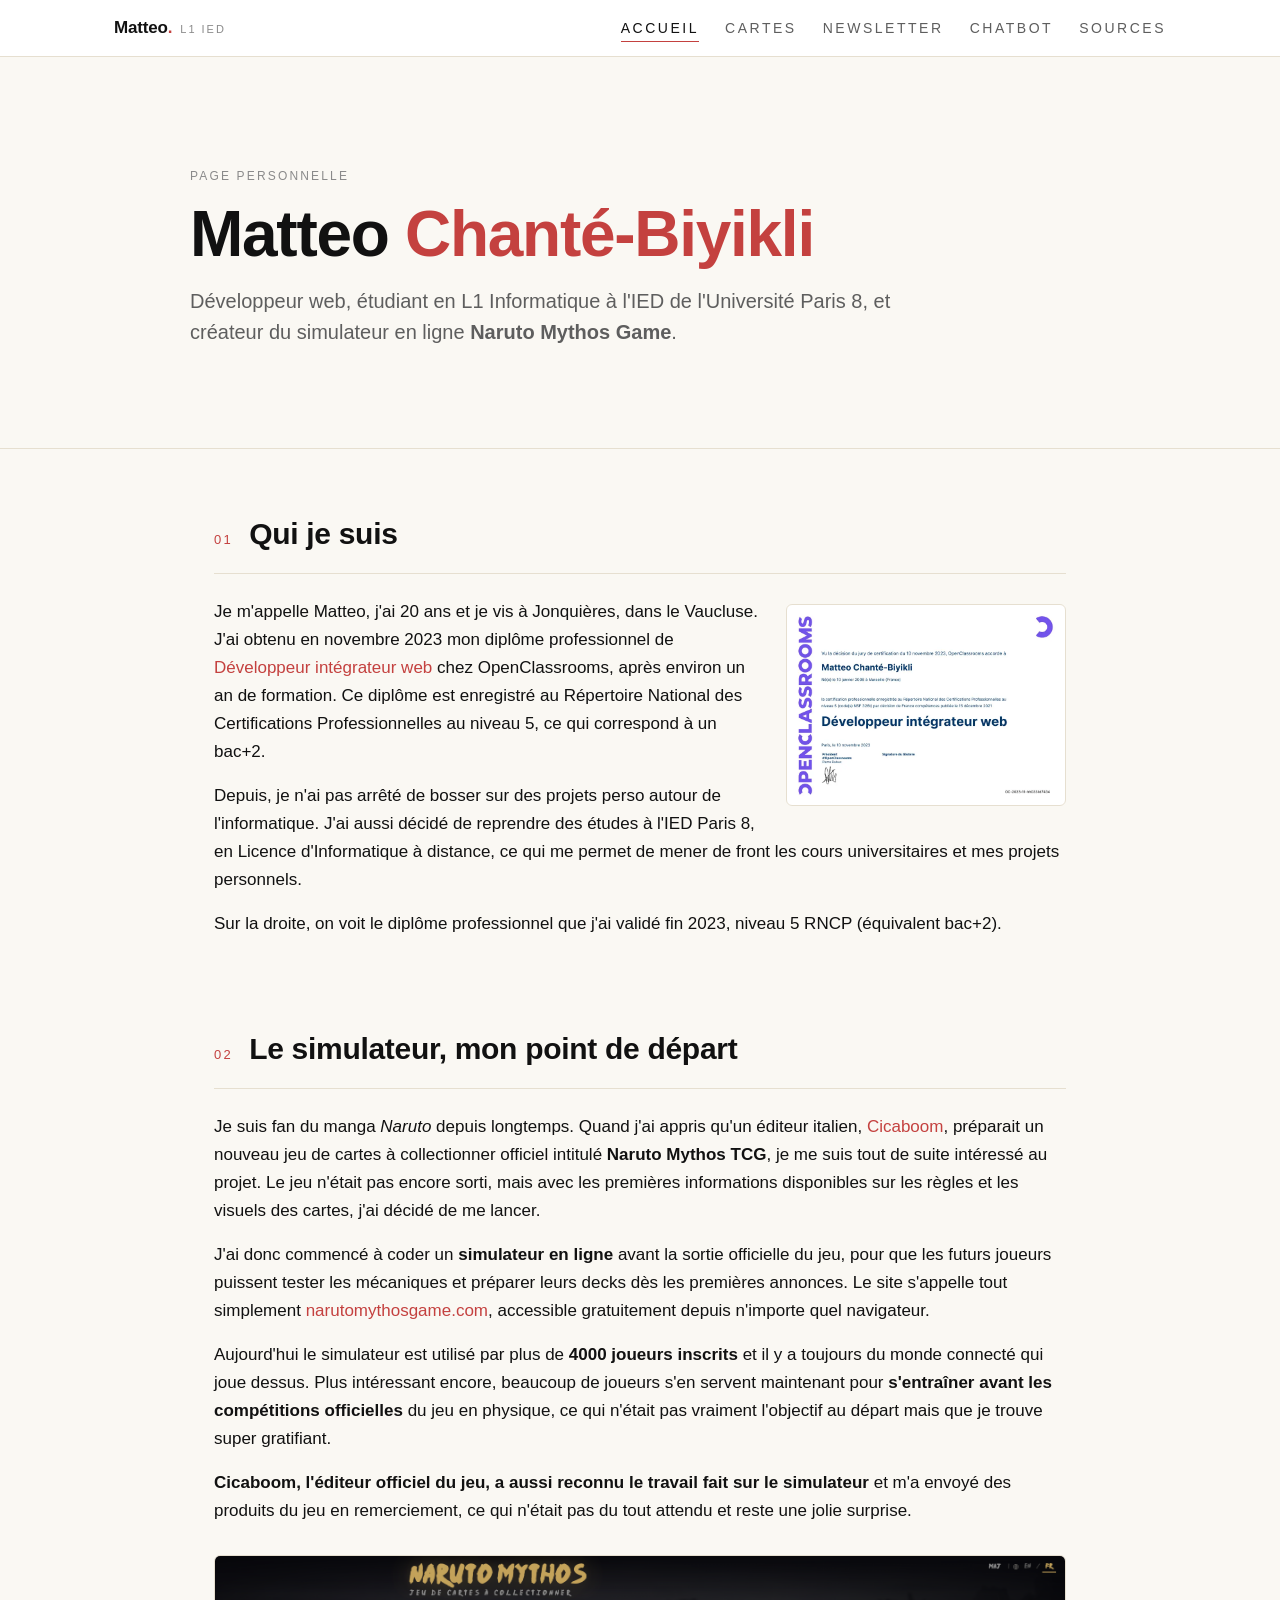
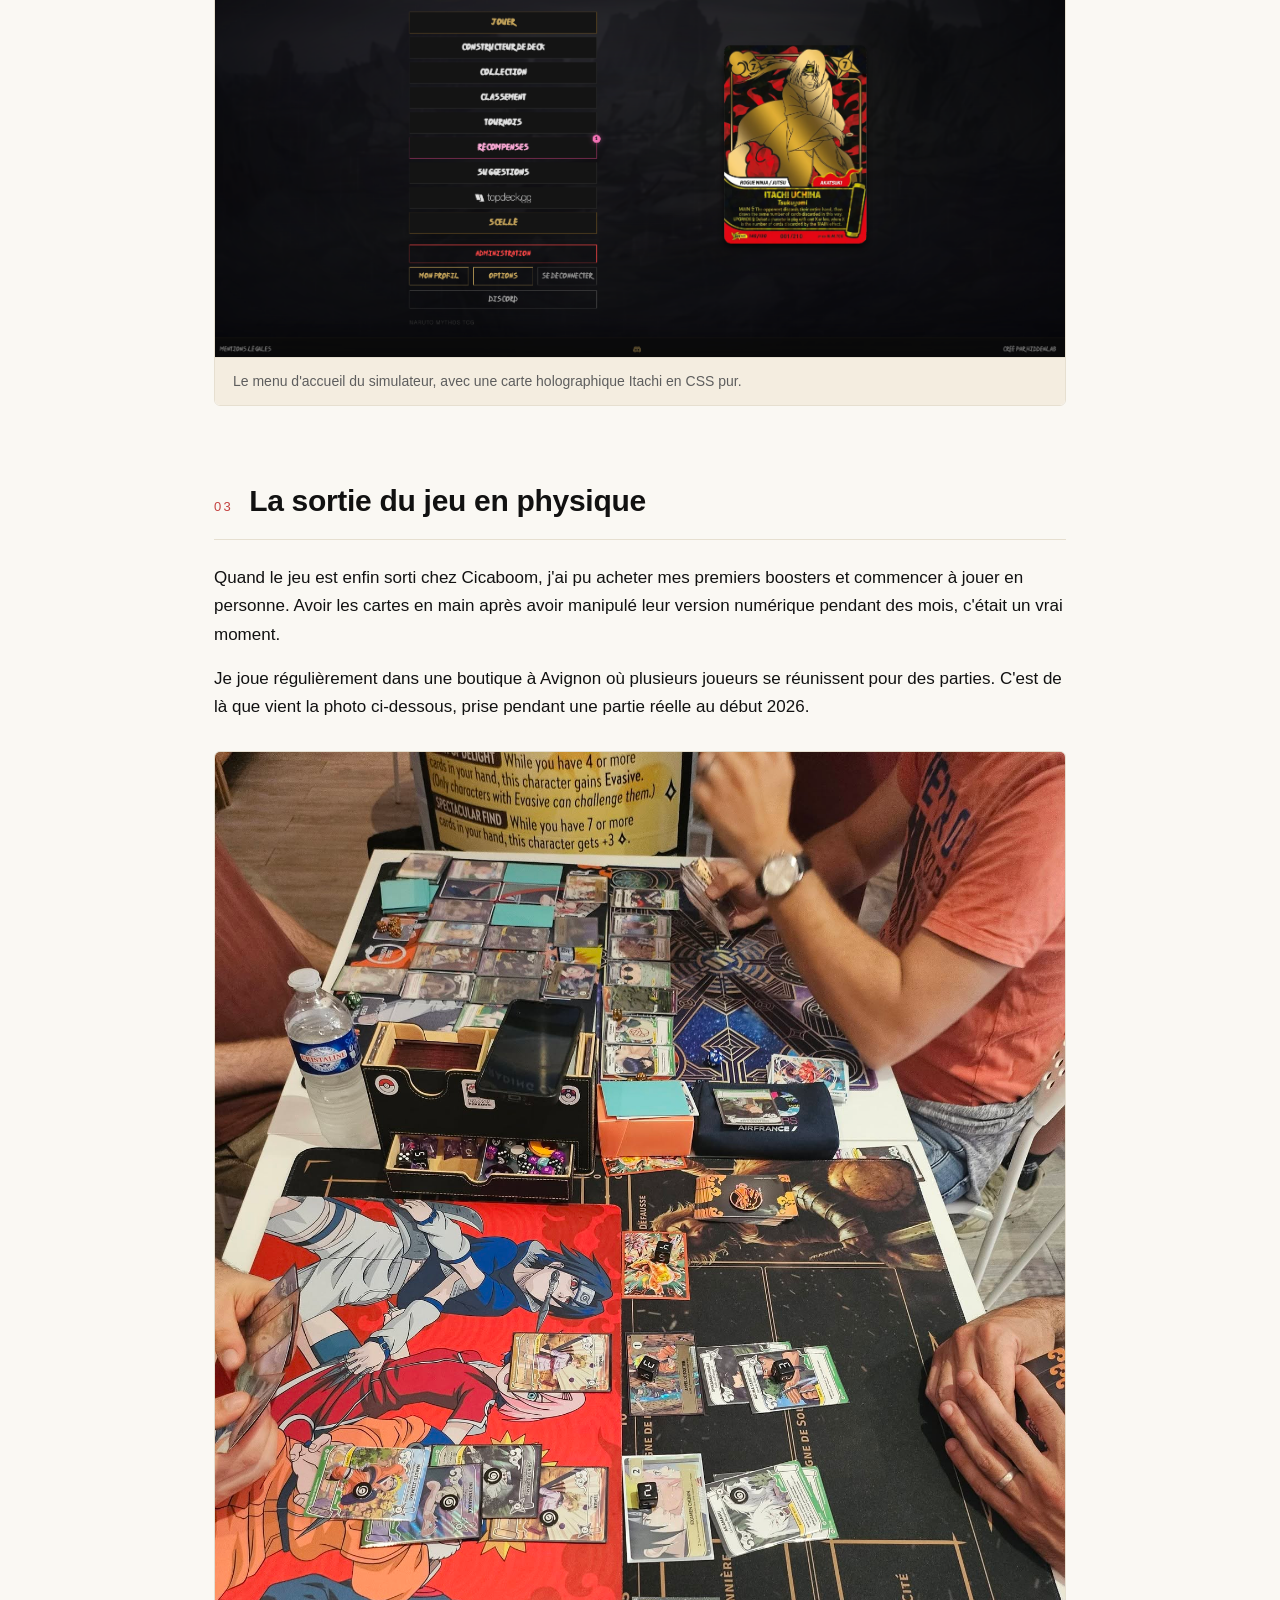
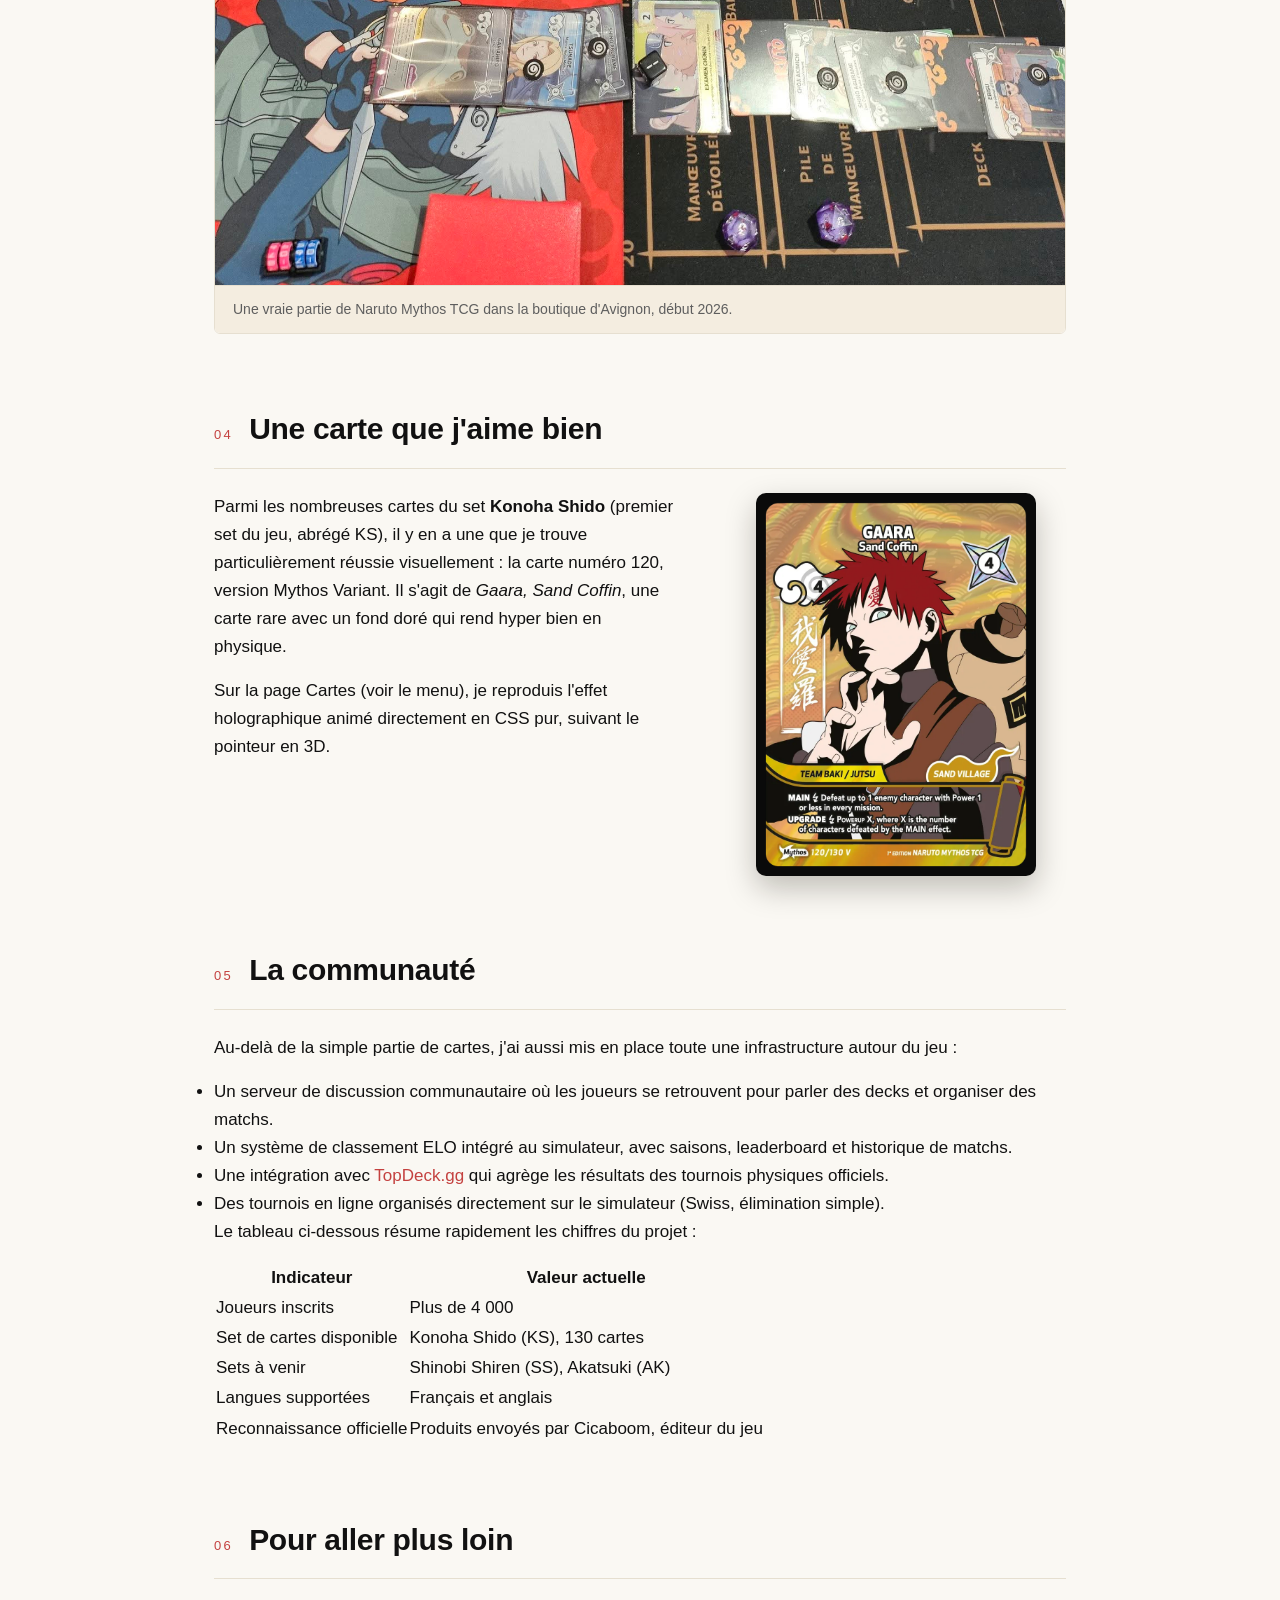
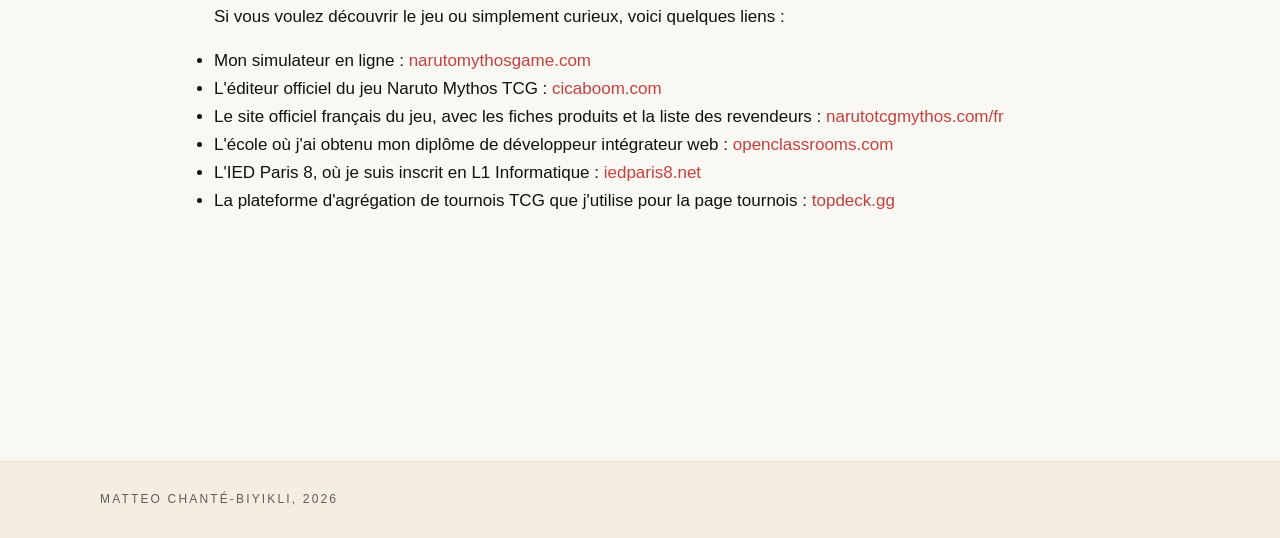
<file: index.html>
<!DOCTYPE html>
<html lang="fr">
<head>
<meta charset="utf-8">
<meta name="viewport" content="width=device-width, initial-scale=1">

<!-- Titre de la page -->
<title>Matteo Chanté-Biyikli, dev derrière Naruto Mythos Game</title>

<!-- Description courte pour les moteurs de recherche -->
<meta name="description" content="Page perso de Matteo Chanté-Biyikli, développeur web diplômé OpenClassrooms 2023, créateur du simulateur Naruto Mythos Game utilisé par plus de 4000 joueurs dans le monde.">

<!-- Mots-clés (un peu old school mais demandé dans le cours) -->
<meta name="keywords" content="Matteo Chanté-Biyikli, Naruto Mythos, TCG, jeu de cartes, simulateur, développeur web, OpenClassrooms, IED Paris 8, L1 Informatique, Cicaboom">

<!-- Auteur de la page -->
<meta name="author" content="Matteo Chanté-Biyikli">

<!-- Open Graph (Facebook, LinkedIn, partage de lien) -->
<meta property="og:type" content="website">
<meta property="og:title" content="Matteo Chanté-Biyikli, dev derrière Naruto Mythos Game">
<meta property="og:description" content="Développeur web, créateur du simulateur Naruto Mythos Game utilisé par plus de 4000 joueurs.">
<meta property="og:url" content="https://matteocb-uor.alwaysdata.net/">
<meta property="og:image" content="images/ks-120-mv-gaara.webp">
<meta property="og:locale" content="fr_FR">

<!-- Twitter Card -->
<meta name="twitter:card" content="summary_large_image">
<meta name="twitter:title" content="Matteo Chanté-Biyikli, dev derrière Naruto Mythos Game">
<meta name="twitter:description" content="Développeur web, créateur du simulateur Naruto Mythos Game utilisé par plus de 4000 joueurs.">
<meta name="twitter:image" content="images/ks-120-mv-gaara.webp">

<!-- Dublin Core, le format de métadonnées académique -->
<meta name="DC.title" content="Matteo Chanté-Biyikli, dev derrière Naruto Mythos Game">
<meta name="DC.creator" content="Matteo Chanté-Biyikli">
<meta name="DC.subject" content="développement web, jeu de cartes Naruto Mythos, simulateur en ligne">
<meta name="DC.description" content="Page personnelle dans le cadre du cours UOR de L1 Informatique à l'IED Paris 8.">
<meta name="DC.publisher" content="Matteo Chanté-Biyikli">
<meta name="DC.date" content="2026-06-15">
<meta name="DC.type" content="text/html">
<meta name="DC.format" content="text/html">
<meta name="DC.language" content="fr">
<meta name="DC.rights" content="Tous droits réservés Matteo Chanté-Biyikli, 2026">

<!-- Feuille de style ajoutee au chapitre 3 du cours UOR -->
<link rel="stylesheet" href="css/style.css">
<link rel="stylesheet" href="css/responsive.css">

<link rel="icon" href="favicon.svg" type="image/svg+xml">

</head>
<body>

<!-- Menu de navigation entre les pages, demande au chapitre 3 du cours -->
<nav class="menu-principal" aria-label="Navigation principale">
<div class="menu-inner">
<a href="index.html" class="menu-logo"><span class="marque">Matteo<span class="logo-dot">.</span></span><span class="marque-sub">L1 IED</span></a>
<ul class="menu-links">
<li><a href="index.html" class="actif">Accueil</a></li>
<li><a href="pages/cartes.html">Cartes</a></li>
<li><a href="pages/formulaire.html">Newsletter</a></li>
<li><a href="pages/chatbot.html">Chatbot</a></li>
<li><a href="pages/sources.html">Sources</a></li>
</ul>
</div>
</nav>

<!-- En-tete principal de la page -->
<header class="hero">
<div class="hero-inner">
<p class="hero-petite">Page personnelle</p>
<h1>Matteo <span class="accent">Chanté-Biyikli</span></h1>
<p class="hero-sous-titre">Développeur web, étudiant en L1 Informatique à l'IED de l'Université Paris 8, et créateur du simulateur en ligne <strong>Naruto Mythos Game</strong>.</p>
</div>
</header>

<main class="contenu">

<!-- Section qui je suis -->
<section class="bloc" id="qui">
<div class="bloc-inner">
<h2><span class="numero">01</span> Qui je suis</h2>
<div class="texte-illustre">
<img src="images/diplome_oc.webp" alt="Diplôme professionnel de Développeur intégrateur web obtenu chez OpenClassrooms le 10 novembre 2023" class="img-flottante-droite">
<p>Je m'appelle Matteo, j'ai 20 ans et je vis à Jonquières, dans le Vaucluse. J'ai obtenu en novembre 2023 mon diplôme professionnel de <a href="https://openclassrooms.com">Développeur intégrateur web</a> chez OpenClassrooms, après environ un an de formation. Ce diplôme est enregistré au Répertoire National des Certifications Professionnelles au niveau 5, ce qui correspond à un bac+2.</p>
<p>Depuis, je n'ai pas arrêté de bosser sur des projets perso autour de l'informatique. J'ai aussi décidé de reprendre des études à l'IED Paris 8, en Licence d'Informatique à distance, ce qui me permet de mener de front les cours universitaires et mes projets personnels.</p>
<p>Sur la droite, on voit le diplôme professionnel que j'ai validé fin 2023, niveau 5 RNCP (équivalent bac+2).</p>
<div class="clear"></div>
</div>
</div>
</section>

<!-- Section sur la decouverte du jeu et la creation du simulateur -->
<section class="bloc" id="simulateur">
<div class="bloc-inner">
<h2><span class="numero">02</span> Le simulateur, mon point de départ</h2>
<p>Je suis fan du manga <em>Naruto</em> depuis longtemps. Quand j'ai appris qu'un éditeur italien, <a href="https://cicaboom.com">Cicaboom</a>, préparait un nouveau jeu de cartes à collectionner officiel intitulé <strong>Naruto Mythos TCG</strong>, je me suis tout de suite intéressé au projet. Le jeu n'était pas encore sorti, mais avec les premières informations disponibles sur les règles et les visuels des cartes, j'ai décidé de me lancer.</p>
<p>J'ai donc commencé à coder un <strong>simulateur en ligne</strong> avant la sortie officielle du jeu, pour que les futurs joueurs puissent tester les mécaniques et préparer leurs decks dès les premières annonces. Le site s'appelle tout simplement <a href="https://narutomythosgame.com">narutomythosgame.com</a>, accessible gratuitement depuis n'importe quel navigateur.</p>
<p>Aujourd'hui le simulateur est utilisé par plus de <strong>4000 joueurs inscrits</strong> et il y a toujours du monde connecté qui joue dessus. Plus intéressant encore, beaucoup de joueurs s'en servent maintenant pour <strong>s'entraîner avant les compétitions officielles</strong> du jeu en physique, ce qui n'était pas vraiment l'objectif au départ mais que je trouve super gratifiant.</p>
<p><strong>Cicaboom, l'éditeur officiel du jeu, a aussi reconnu le travail fait sur le simulateur</strong> et m'a envoyé des produits du jeu en remerciement, ce qui n'était pas du tout attendu et reste une jolie surprise.</p>
<figure class="figure-large">
<img src="images/simulator_menu.png" alt="Capture du menu d'accueil du simulateur Naruto Mythos Game, avec une carte Itachi Uchiha à effet holographique">
<figcaption>Le menu d'accueil du simulateur, avec une carte holographique Itachi en CSS pur.</figcaption>
</figure>
</div>
</section>

<!-- Section sur la sortie du jeu en physique -->
<section class="bloc" id="passion">
<div class="bloc-inner">
<h2><span class="numero">03</span> La sortie du jeu en physique</h2>
<p>Quand le jeu est enfin sorti chez Cicaboom, j'ai pu acheter mes premiers boosters et commencer à jouer en personne. Avoir les cartes en main après avoir manipulé leur version numérique pendant des mois, c'était un vrai moment.</p>
<p>Je joue régulièrement dans une boutique à Avignon où plusieurs joueurs se réunissent pour des parties. C'est de là que vient la photo ci-dessous, prise pendant une partie réelle au début 2026.</p>
<figure class="figure-large">
<img src="images/card_shop.jpg" alt="Partie réelle de Naruto Mythos TCG dans une boutique de cartes à Avignon, avec deux joueurs et leurs cartes étalées">
<figcaption>Une vraie partie de Naruto Mythos TCG dans la boutique d'Avignon, début 2026.</figcaption>
</figure>
</div>
</section>

<!-- Section sur une carte que j'aime -->
<section class="bloc" id="carte">
<div class="bloc-inner">
<h2><span class="numero">04</span> Une carte que j'aime bien</h2>
<div class="carte-presentation">
<div class="carte-texte">
<p>Parmi les nombreuses cartes du set <strong>Konoha Shido</strong> (premier set du jeu, abrégé KS), il y en a une que je trouve particulièrement réussie visuellement : la carte numéro 120, version Mythos Variant. Il s'agit de <em>Gaara, Sand Coffin</em>, une carte rare avec un fond doré qui rend hyper bien en physique.</p>
<p>Sur la page Cartes (voir le menu), je reproduis l'effet holographique animé directement en CSS pur, suivant le pointeur en 3D.</p>
</div>
<div class="carte-image">
<div class="carte-mv-wrap" data-rarete="M">
<div class="carte-mv-cadre">
<img src="images/ks-120-mv-gaara.webp" alt="Carte Gaara Sand Coffin, version Mythos Variant numéro 120 sur 130, set Konoha Shido du jeu Naruto Mythos TCG" class="carte-mv">
<div class="carte-holo-mv" aria-hidden="true"></div>
<div class="carte-glare-mv" aria-hidden="true"></div>
</div>
</div>
</div>
<div class="clear"></div>
</div>
</div>
</section>


<!-- Section communaute -->
<section class="bloc" id="communaute">
<div class="bloc-inner">
<h2><span class="numero">05</span> La communauté</h2>
<p>Au-delà de la simple partie de cartes, j'ai aussi mis en place toute une infrastructure autour du jeu :</p>
<ul class="liste-features">
<li>Un serveur de discussion communautaire où les joueurs se retrouvent pour parler des decks et organiser des matchs.</li>
<li>Un système de classement ELO intégré au simulateur, avec saisons, leaderboard et historique de matchs.</li>
<li>Une intégration avec <a href="https://topdeck.gg">TopDeck.gg</a> qui agrège les résultats des tournois physiques officiels.</li>
<li>Des tournois en ligne organisés directement sur le simulateur (Swiss, élimination simple).</li>
</ul>
<p>Le tableau ci-dessous résume rapidement les chiffres du projet :</p>
<table class="tableau-chiffres">
<thead>
<tr><th>Indicateur</th><th>Valeur actuelle</th></tr>
</thead>
<tbody>
<tr><td>Joueurs inscrits</td><td>Plus de 4 000</td></tr>
<tr><td>Set de cartes disponible</td><td>Konoha Shido (KS), 130 cartes</td></tr>
<tr><td>Sets à venir</td><td>Shinobi Shiren (SS), Akatsuki (AK)</td></tr>
<tr><td>Langues supportées</td><td>Français et anglais</td></tr>
<tr><td>Reconnaissance officielle</td><td>Produits envoyés par Cicaboom, éditeur du jeu</td></tr>
</tbody>
</table>
</div>
</section>

<!-- Section pour aller plus loin -->
<section class="bloc" id="liens">
<div class="bloc-inner">
<h2><span class="numero">06</span> Pour aller plus loin</h2>
<p>Si vous voulez découvrir le jeu ou simplement curieux, voici quelques liens :</p>
<ul class="liste-features">
<li>Mon simulateur en ligne : <a href="https://narutomythosgame.com">narutomythosgame.com</a></li>
<li>L'éditeur officiel du jeu Naruto Mythos TCG : <a href="https://cicaboom.com">cicaboom.com</a></li>
<li>Le site officiel français du jeu, avec les fiches produits et la liste des revendeurs : <a href="https://www.narutotcgmythos.com/fr">narutotcgmythos.com/fr</a></li>
<li>L'école où j'ai obtenu mon diplôme de développeur intégrateur web : <a href="https://openclassrooms.com">openclassrooms.com</a></li>
<li>L'IED Paris 8, où je suis inscrit en L1 Informatique : <a href="https://www.iedparis8.net">iedparis8.net</a></li>
<li>La plateforme d'agrégation de tournois TCG que j'utilise pour la page tournois : <a href="https://topdeck.gg">topdeck.gg</a></li>
</ul>
</div>
</section>

</main>

<footer class="pied">
<div class="pied-inner">
<p class="pied-signature">Matteo Chanté-Biyikli, 2026</p>
</div>
</footer>

</body>
</html>
</file>
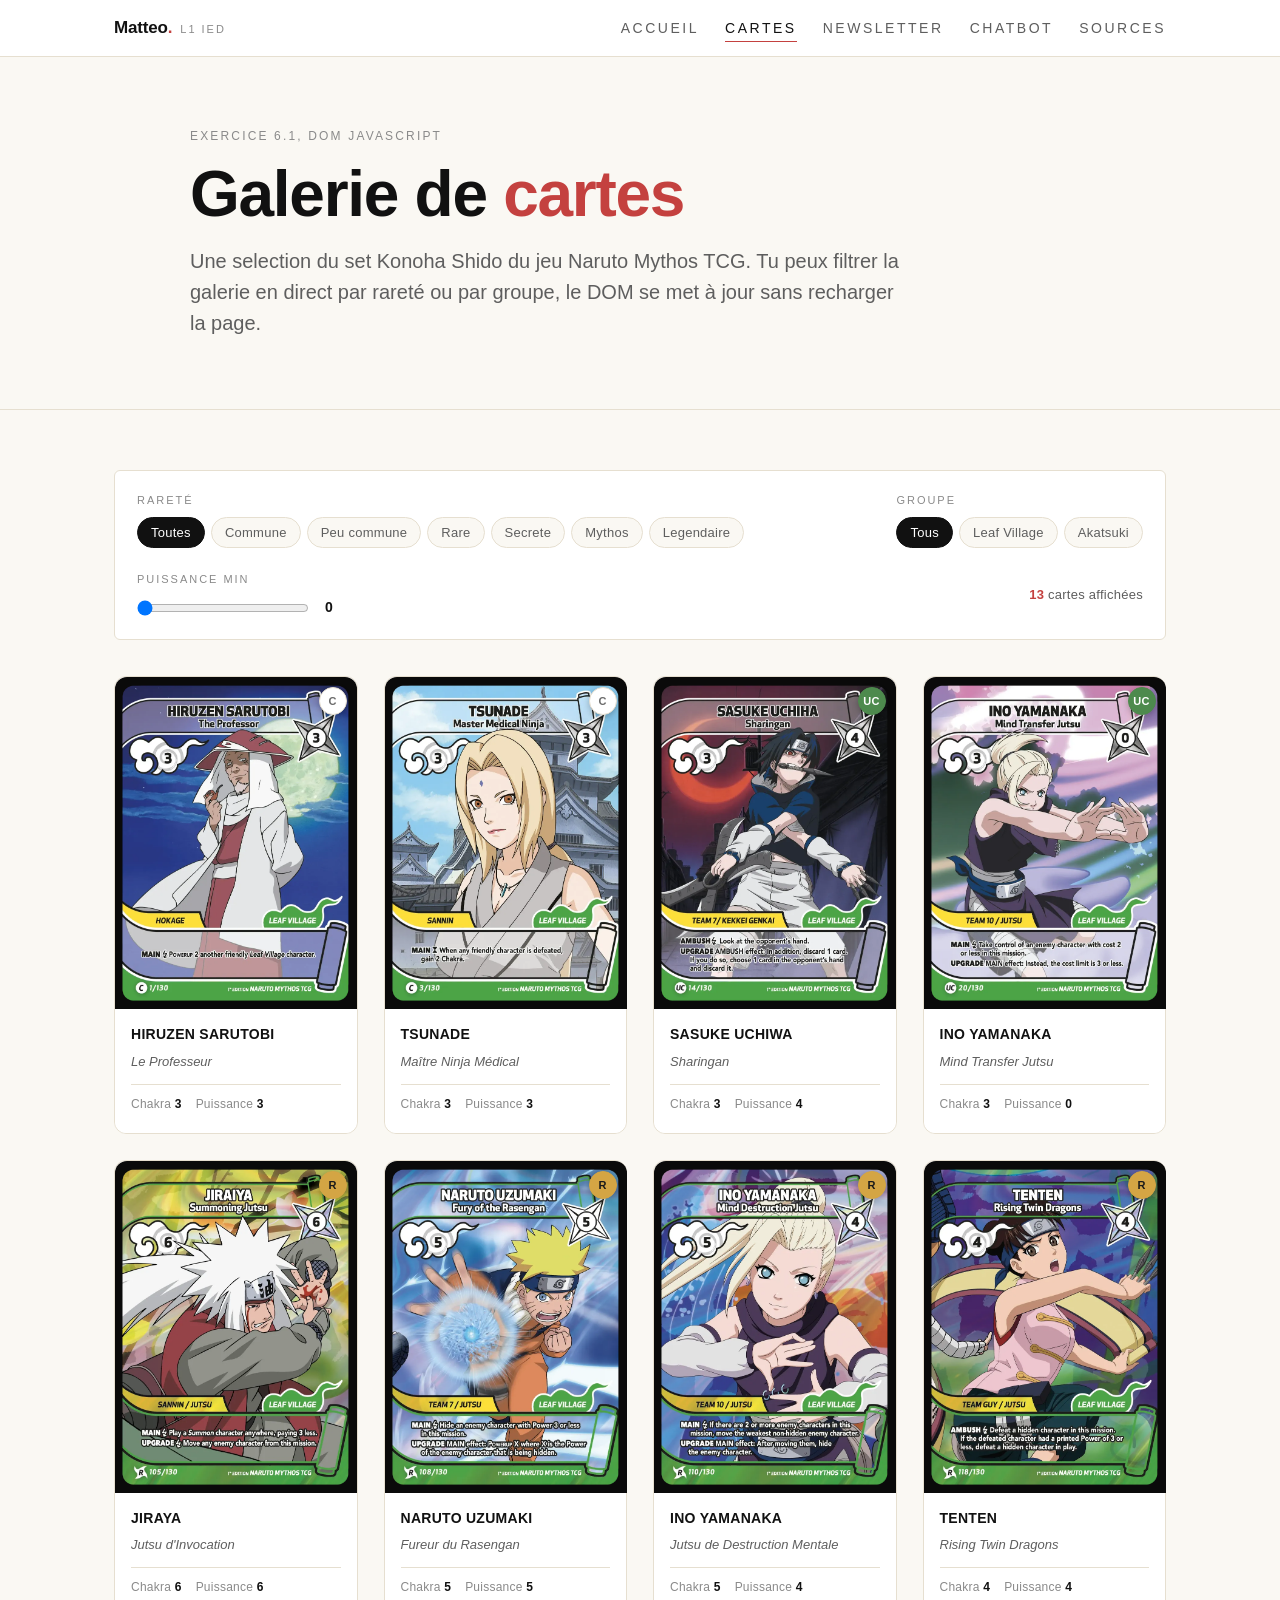
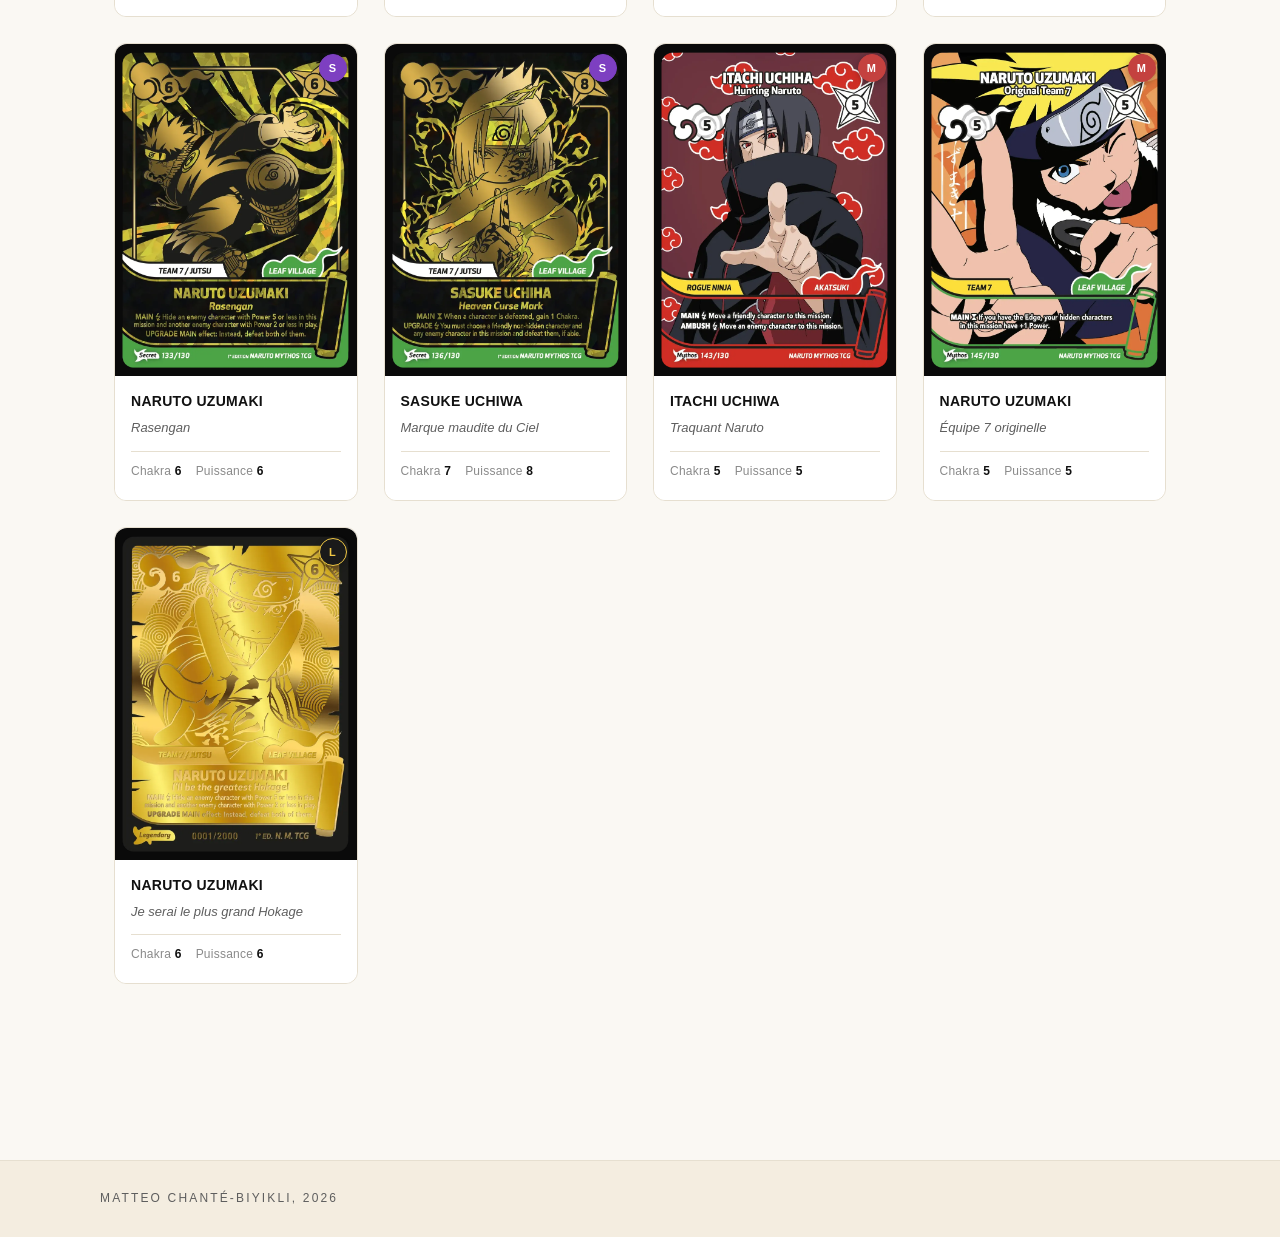
<file: pages/cartes.html>
<!DOCTYPE html>
<html lang="fr">
<head>
<meta charset="utf-8">
<meta name="viewport" content="width=device-width, initial-scale=1">

<title>Cartes Naruto Mythos, filtre interactif | Matteo Chanté-Biyikli</title>
<meta name="description" content="Galerie interactive de cartes du set Konoha Shido du jeu Naruto Mythos TCG, avec filtres en JavaScript (rareté, groupe, puissance).">
<meta name="author" content="Matteo Chanté-Biyikli">

<meta property="og:type" content="website">
<meta property="og:title" content="Galerie interactive de cartes Naruto Mythos">
<meta property="og:description" content="Sélection de cartes du set KS avec filtre en JavaScript pur.">
<meta property="og:image" content="../images/ks-120-mv-gaara.webp">

<meta name="DC.title" content="Galerie interactive de cartes Naruto Mythos">
<meta name="DC.creator" content="Matteo Chanté-Biyikli">
<meta name="DC.subject" content="cartes, jeu, JavaScript, DOM, filtre interactif">

<link rel="stylesheet" href="../css/style.css">
<link rel="stylesheet" href="../css/cartes.css">
<link rel="stylesheet" href="../css/responsive.css">
<link rel="icon" href="../favicon.svg" type="image/svg+xml">
</head>
<body>

<!-- Menu de navigation, identique sur toutes les pages -->
<nav class="menu-principal" aria-label="Navigation principale">
<div class="menu-inner">
<a href="../index.html" class="menu-logo"><span class="marque">Matteo<span class="logo-dot">.</span></span><span class="marque-sub">L1 IED</span></a>
<ul class="menu-links">
<li><a href="../index.html">Accueil</a></li>
<li><a href="cartes.html" class="actif">Cartes</a></li>
<li><a href="formulaire.html">Newsletter</a></li>
<li><a href="chatbot.html">Chatbot</a></li>
<li><a href="sources.html">Sources</a></li>
</ul>
</div>
</nav>

<header class="hero hero-page">
<div class="hero-inner">
<p class="hero-petite">Exercice 6.1, DOM JavaScript</p>
<h1>Galerie de <span class="accent">cartes</span></h1>
<p class="hero-sous-titre">Une selection du set Konoha Shido du jeu Naruto Mythos TCG. Tu peux filtrer la galerie en direct par rareté ou par groupe, le DOM se met à jour sans recharger la page.</p>
</div>
</header>

<main class="contenu contenu-large">

<!-- Bandeau de filtres, controle le DOM via JavaScript -->
<section class="filtres" aria-label="Filtres de cartes">
<div class="filtre-groupe">
<span class="filtre-label">Rareté</span>
<div class="filtre-boutons" id="filtres-rarete">
<button type="button" class="filtre-btn actif" data-filtre="rarete" data-valeur="toutes">Toutes</button>
<button type="button" class="filtre-btn" data-filtre="rarete" data-valeur="C">Commune</button>
<button type="button" class="filtre-btn" data-filtre="rarete" data-valeur="UC">Peu commune</button>
<button type="button" class="filtre-btn" data-filtre="rarete" data-valeur="R">Rare</button>
<button type="button" class="filtre-btn" data-filtre="rarete" data-valeur="S">Secrete</button>
<button type="button" class="filtre-btn" data-filtre="rarete" data-valeur="M">Mythos</button>
<button type="button" class="filtre-btn" data-filtre="rarete" data-valeur="L">Legendaire</button>
</div>
</div>

<div class="filtre-groupe">
<span class="filtre-label">Groupe</span>
<div class="filtre-boutons" id="filtres-groupe">
<button type="button" class="filtre-btn actif" data-filtre="groupe" data-valeur="tous">Tous</button>
<button type="button" class="filtre-btn" data-filtre="groupe" data-valeur="Leaf Village">Leaf Village</button>
<button type="button" class="filtre-btn" data-filtre="groupe" data-valeur="Akatsuki">Akatsuki</button>
</div>
</div>

<div class="filtre-groupe">
<span class="filtre-label">Puissance min</span>
<div class="filtre-slider">
<input type="range" id="slider-power" min="0" max="8" value="0" step="1">
<span class="slider-valeur" id="slider-valeur">0</span>
</div>
</div>

<div class="filtre-resultat">
<span id="compteur-cartes">13</span> cartes affichées
</div>
</section>

<!-- Grille des cartes, generee partiellement par JS pour l'effet d'apparition -->
<section class="grille-cartes" id="grille-cartes">

<article class="carte" data-rarete="C" data-groupe="Leaf Village" data-power="3" data-chakra="3">
<div class="carte-cadre">
<img src="../images/cards/KS-001-C.webp" alt="Carte Hiruzen Sarutobi Le Professeur, commune, set Konoha Shido numero 001">
<div class="carte-rarete-pastille" data-rarete="C">C</div>
</div>
<div class="carte-info">
<h3>HIRUZEN SARUTOBI</h3>
<p class="carte-titre">Le Professeur</p>
<div class="carte-stats">
<span>Chakra <strong>3</strong></span>
<span>Puissance <strong>3</strong></span>
</div>
</div>
</article>

<article class="carte" data-rarete="C" data-groupe="Leaf Village" data-power="3" data-chakra="3">
<div class="carte-cadre">
<img src="../images/cards/KS-003-C.webp" alt="Carte Tsunade Maitre Ninja Medical, commune, set Konoha Shido numero 003">
<div class="carte-rarete-pastille" data-rarete="C">C</div>
</div>
<div class="carte-info">
<h3>TSUNADE</h3>
<p class="carte-titre">Maître Ninja Médical</p>
<div class="carte-stats">
<span>Chakra <strong>3</strong></span>
<span>Puissance <strong>3</strong></span>
</div>
</div>
</article>

<article class="carte" data-rarete="UC" data-groupe="Leaf Village" data-power="4" data-chakra="3">
<div class="carte-cadre">
<img src="../images/cards/KS-014-UC.webp" alt="Carte Sasuke Uchiha Sharingan, peu commune, set Konoha Shido numero 014">
<div class="carte-rarete-pastille" data-rarete="UC">UC</div>
</div>
<div class="carte-info">
<h3>SASUKE UCHIWA</h3>
<p class="carte-titre">Sharingan</p>
<div class="carte-stats">
<span>Chakra <strong>3</strong></span>
<span>Puissance <strong>4</strong></span>
</div>
</div>
</article>

<article class="carte" data-rarete="UC" data-groupe="Leaf Village" data-power="0" data-chakra="3">
<div class="carte-cadre">
<img src="../images/cards/KS-020-UC.webp" alt="Carte Ino Yamanaka Mind Transfer Jutsu, peu commune, set Konoha Shido numero 020">
<div class="carte-rarete-pastille" data-rarete="UC">UC</div>
</div>
<div class="carte-info">
<h3>INO YAMANAKA</h3>
<p class="carte-titre">Mind Transfer Jutsu</p>
<div class="carte-stats">
<span>Chakra <strong>3</strong></span>
<span>Puissance <strong>0</strong></span>
</div>
</div>
</article>

<article class="carte est-holo" data-rarete="R" data-groupe="Leaf Village" data-power="6" data-chakra="6">
<div class="carte-cadre">
<img src="../images/cards/KS-105-R.webp" alt="Carte Jiraya Jutsu d'Invocation, rare, set Konoha Shido numero 105">
<div class="carte-rarete-pastille" data-rarete="R">R</div>
<div class="carte-holo" aria-hidden="true"></div>
<div class="carte-glare" aria-hidden="true"></div>
</div>
<div class="carte-info">
<h3>JIRAYA</h3>
<p class="carte-titre">Jutsu d'Invocation</p>
<div class="carte-stats">
<span>Chakra <strong>6</strong></span>
<span>Puissance <strong>6</strong></span>
</div>
</div>
</article>

<article class="carte est-holo" data-rarete="R" data-groupe="Leaf Village" data-power="5" data-chakra="5">
<div class="carte-cadre">
<img src="../images/cards/KS-108-R.webp" alt="Carte Naruto Uzumaki Fureur du Rasengan, rare, set Konoha Shido numero 108">
<div class="carte-rarete-pastille" data-rarete="R">R</div>
<div class="carte-holo" aria-hidden="true"></div>
<div class="carte-glare" aria-hidden="true"></div>
</div>
<div class="carte-info">
<h3>NARUTO UZUMAKI</h3>
<p class="carte-titre">Fureur du Rasengan</p>
<div class="carte-stats">
<span>Chakra <strong>5</strong></span>
<span>Puissance <strong>5</strong></span>
</div>
</div>
</article>

<article class="carte est-holo" data-rarete="R" data-groupe="Leaf Village" data-power="4" data-chakra="5">
<div class="carte-cadre">
<img src="../images/cards/KS-110-R.webp" alt="Carte Ino Yamanaka Jutsu de Destruction Mentale, rare, set Konoha Shido numero 110">
<div class="carte-rarete-pastille" data-rarete="R">R</div>
<div class="carte-holo" aria-hidden="true"></div>
<div class="carte-glare" aria-hidden="true"></div>
</div>
<div class="carte-info">
<h3>INO YAMANAKA</h3>
<p class="carte-titre">Jutsu de Destruction Mentale</p>
<div class="carte-stats">
<span>Chakra <strong>5</strong></span>
<span>Puissance <strong>4</strong></span>
</div>
</div>
</article>

<article class="carte est-holo" data-rarete="R" data-groupe="Leaf Village" data-power="4" data-chakra="4">
<div class="carte-cadre">
<img src="../images/cards/KS-118-R.webp" alt="Carte Tenten Rising Twin Dragons, rare, set Konoha Shido numero 118">
<div class="carte-rarete-pastille" data-rarete="R">R</div>
<div class="carte-holo" aria-hidden="true"></div>
<div class="carte-glare" aria-hidden="true"></div>
</div>
<div class="carte-info">
<h3>TENTEN</h3>
<p class="carte-titre">Rising Twin Dragons</p>
<div class="carte-stats">
<span>Chakra <strong>4</strong></span>
<span>Puissance <strong>4</strong></span>
</div>
</div>
</article>

<article class="carte est-holo" data-rarete="S" data-groupe="Leaf Village" data-power="6" data-chakra="6">
<div class="carte-cadre">
<img src="../images/cards/KS-133-S.webp" alt="Carte Naruto Uzumaki Rasengan, secrete, set Konoha Shido numero 133">
<div class="carte-rarete-pastille" data-rarete="S">S</div>
<div class="carte-holo" aria-hidden="true"></div>
<div class="carte-glare" aria-hidden="true"></div>
</div>
<div class="carte-info">
<h3>NARUTO UZUMAKI</h3>
<p class="carte-titre">Rasengan</p>
<div class="carte-stats">
<span>Chakra <strong>6</strong></span>
<span>Puissance <strong>6</strong></span>
</div>
</div>
</article>

<article class="carte est-holo" data-rarete="S" data-groupe="Leaf Village" data-power="8" data-chakra="7">
<div class="carte-cadre">
<img src="../images/cards/KS-136-S.webp" alt="Carte Sasuke Uchiha Marque maudite du Ciel, secrete, set Konoha Shido numero 136">
<div class="carte-rarete-pastille" data-rarete="S">S</div>
<div class="carte-holo" aria-hidden="true"></div>
<div class="carte-glare" aria-hidden="true"></div>
</div>
<div class="carte-info">
<h3>SASUKE UCHIWA</h3>
<p class="carte-titre">Marque maudite du Ciel</p>
<div class="carte-stats">
<span>Chakra <strong>7</strong></span>
<span>Puissance <strong>8</strong></span>
</div>
</div>
</article>

<article class="carte est-holo" data-rarete="M" data-groupe="Akatsuki" data-power="5" data-chakra="5">
<div class="carte-cadre">
<img src="../images/cards/KS-143-M.webp" alt="Carte Itachi Uchiha Traquant Naruto, mythos, set Konoha Shido numero 143">
<div class="carte-rarete-pastille" data-rarete="M">M</div>
<div class="carte-holo" aria-hidden="true"></div>
<div class="carte-glare" aria-hidden="true"></div>
</div>
<div class="carte-info">
<h3>ITACHI UCHIWA</h3>
<p class="carte-titre">Traquant Naruto</p>
<div class="carte-stats">
<span>Chakra <strong>5</strong></span>
<span>Puissance <strong>5</strong></span>
</div>
</div>
</article>

<article class="carte est-holo" data-rarete="M" data-groupe="Leaf Village" data-power="5" data-chakra="5">
<div class="carte-cadre">
<img src="../images/cards/KS-145-M.webp" alt="Carte Naruto Uzumaki Equipe 7 originelle, mythos, set Konoha Shido numero 145">
<div class="carte-rarete-pastille" data-rarete="M">M</div>
<div class="carte-holo" aria-hidden="true"></div>
<div class="carte-glare" aria-hidden="true"></div>
</div>
<div class="carte-info">
<h3>NARUTO UZUMAKI</h3>
<p class="carte-titre">Équipe 7 originelle</p>
<div class="carte-stats">
<span>Chakra <strong>5</strong></span>
<span>Puissance <strong>5</strong></span>
</div>
</div>
</article>

<article class="carte est-holo est-legendaire" data-rarete="L" data-groupe="Leaf Village" data-power="6" data-chakra="6">
<div class="carte-cadre">
<img src="../images/cards/KS-133-L.webp" alt="Carte Naruto Uzumaki Je serai le plus grand Hokage, legendaire, set Konoha Shido numero 133">
<div class="carte-rarete-pastille" data-rarete="L">L</div>
<div class="carte-holo" aria-hidden="true"></div>
<div class="carte-glare" aria-hidden="true"></div>
</div>
<div class="carte-info">
<h3>NARUTO UZUMAKI</h3>
<p class="carte-titre">Je serai le plus grand Hokage</p>
<div class="carte-stats">
<span>Chakra <strong>6</strong></span>
<span>Puissance <strong>6</strong></span>
</div>
</div>
</article>

</section>

<!-- Message si aucun resultat, gere par le JS -->
<div class="aucun-resultat" id="aucun-resultat" hidden>
<p>Aucune carte ne correspond à ces filtres. Réinitialise ou essaie une autre combinaison.</p>
<button type="button" class="filtre-btn" id="reinit">Réinitialiser les filtres</button>
</div>

</main>

<footer class="pied">
<div class="pied-inner">
<p class="pied-signature">Matteo Chanté-Biyikli, 2026</p>
</div>
</footer>

<script src="../js/holocard.js"></script>
<script src="../js/cartes.js"></script>
</body>
</html>
</file>
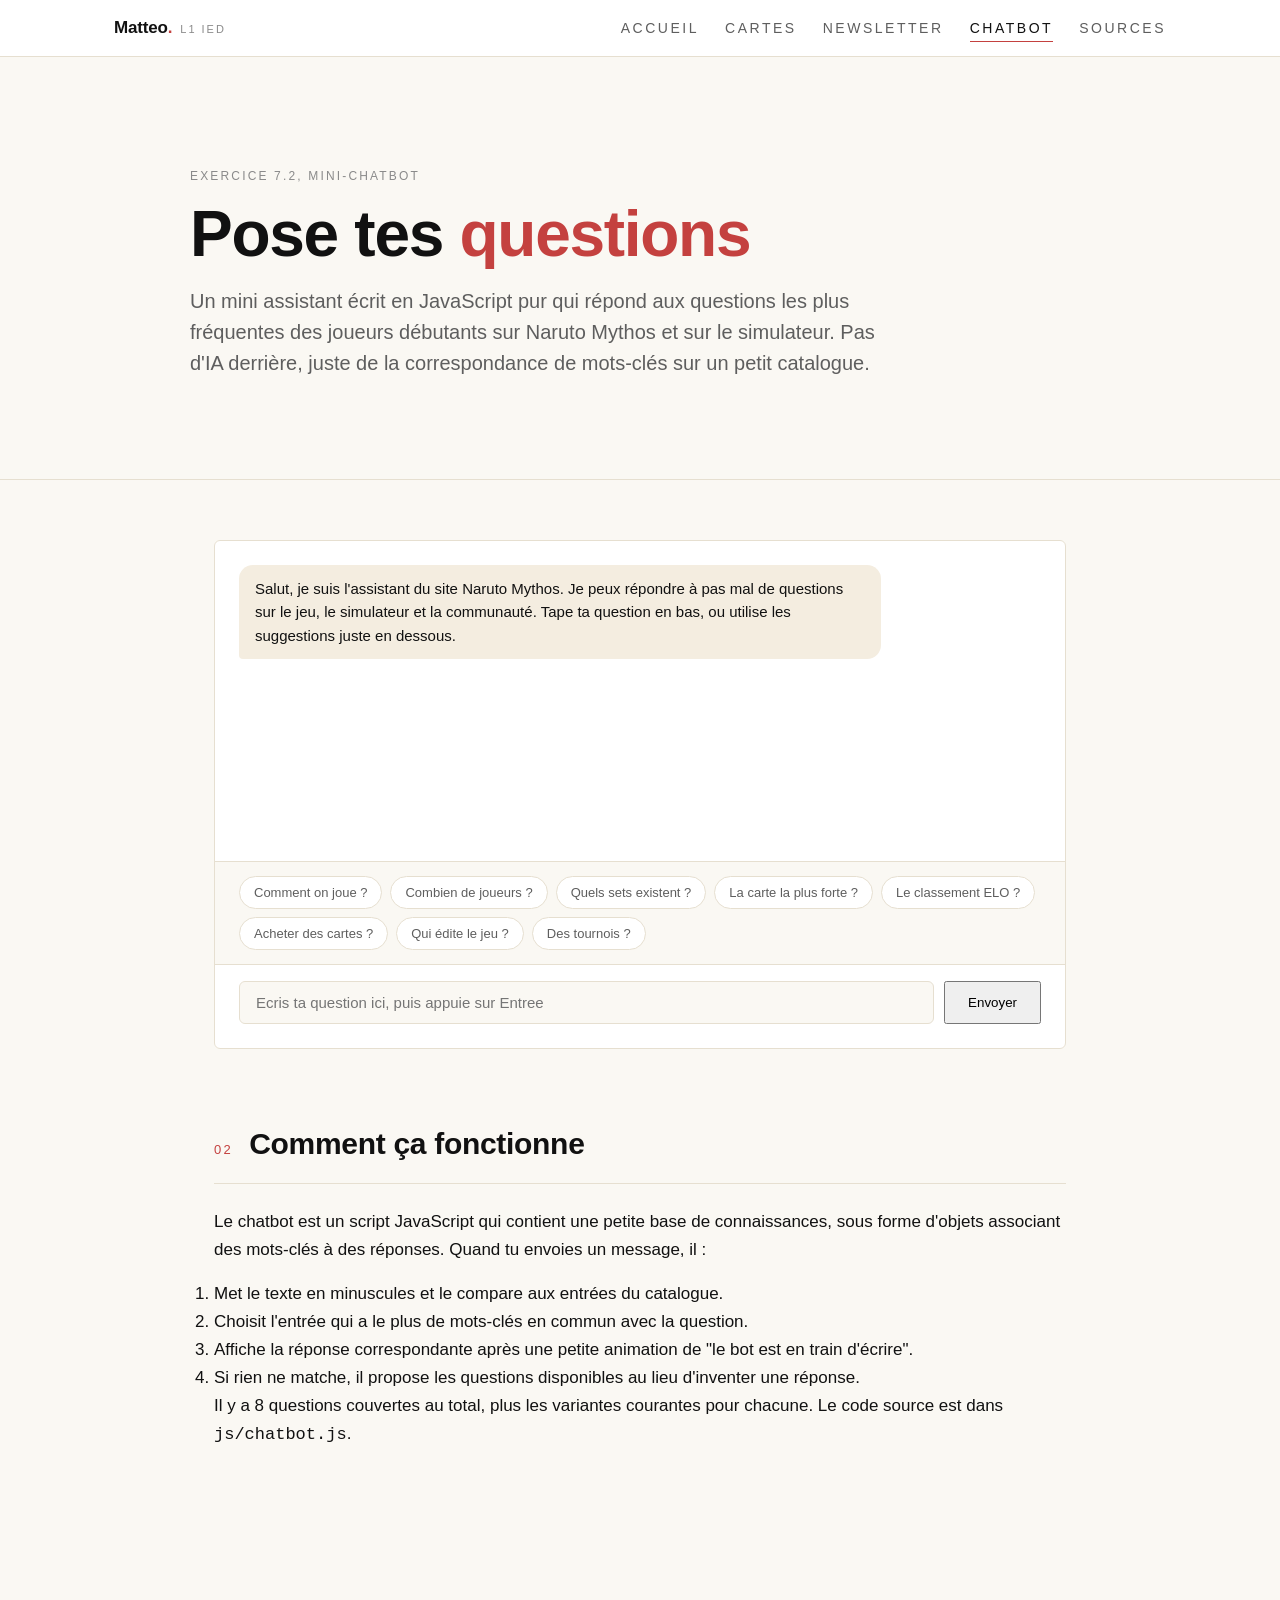
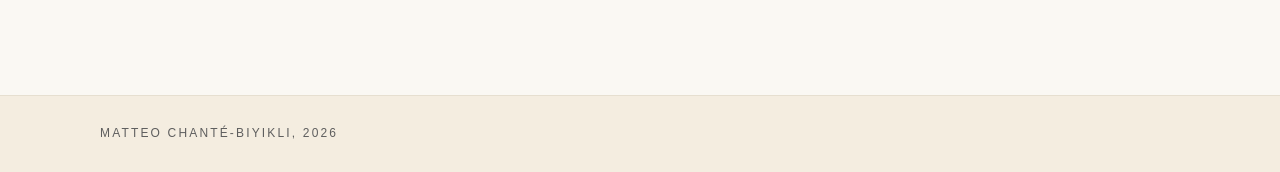
<file: pages/chatbot.html>
<!DOCTYPE html>
<html lang="fr">
<head>
<meta charset="utf-8">
<meta name="viewport" content="width=device-width, initial-scale=1">

<title>Chatbot Naruto Mythos | Matteo Chanté-Biyikli</title>
<meta name="description" content="Mini-chatbot conversationnel sur le jeu Naruto Mythos TCG et son simulateur en ligne. Plus de 8 questions/réponses, codé en JavaScript pur.">
<meta name="author" content="Matteo Chanté-Biyikli">

<meta property="og:type" content="website">
<meta property="og:title" content="Chatbot Naruto Mythos">
<meta property="og:description" content="Mini-chatbot conversationnel sur le jeu et le simulateur Naruto Mythos.">

<meta name="DC.title" content="Mini-chatbot Naruto Mythos">
<meta name="DC.creator" content="Matteo Chanté-Biyikli">
<meta name="DC.subject" content="chatbot, JavaScript, dialogue, regles base">

<link rel="stylesheet" href="../css/style.css">
<link rel="stylesheet" href="../css/chatbot.css">
<link rel="stylesheet" href="../css/responsive.css">
<link rel="icon" href="../favicon.svg" type="image/svg+xml">
</head>
<body>

<nav class="menu-principal" aria-label="Navigation principale">
<div class="menu-inner">
<a href="../index.html" class="menu-logo"><span class="marque">Matteo<span class="logo-dot">.</span></span><span class="marque-sub">L1 IED</span></a>
<ul class="menu-links">
<li><a href="../index.html">Accueil</a></li>
<li><a href="cartes.html">Cartes</a></li>
<li><a href="formulaire.html">Newsletter</a></li>
<li><a href="chatbot.html" class="actif">Chatbot</a></li>
<li><a href="sources.html">Sources</a></li>
</ul>
</div>
</nav>

<header class="hero hero-page">
<div class="hero-inner">
<p class="hero-petite">Exercice 7.2, mini-chatbot</p>
<h1>Pose tes <span class="accent">questions</span></h1>
<p class="hero-sous-titre">Un mini assistant écrit en JavaScript pur qui répond aux questions les plus fréquentes des joueurs débutants sur Naruto Mythos et sur le simulateur. Pas d'IA derrière, juste de la correspondance de mots-clés sur un petit catalogue.</p>
</div>
</header>

<main class="contenu">

<section class="bloc">
<div class="bloc-inner">

<div class="chat">

<div class="chat-fil" id="chat-fil" aria-live="polite">
<div class="bulle bulle-bot">
<p>Salut, je suis l'assistant du site Naruto Mythos. Je peux répondre à pas mal de questions sur le jeu, le simulateur et la communauté. Tape ta question en bas, ou utilise les suggestions juste en dessous.</p>
</div>
</div>

<div class="chat-suggestions" id="chat-suggestions" aria-label="Questions suggerees">
<button type="button" class="chip" data-question="comment on joue ?">Comment on joue ?</button>
<button type="button" class="chip" data-question="combien de joueurs sur le simulateur ?">Combien de joueurs ?</button>
<button type="button" class="chip" data-question="quels sont les sets disponibles ?">Quels sets existent ?</button>
<button type="button" class="chip" data-question="quelle carte est la plus forte ?">La carte la plus forte ?</button>
<button type="button" class="chip" data-question="comment marche le classement elo ?">Le classement ELO ?</button>
<button type="button" class="chip" data-question="comment acheter des cartes ?">Acheter des cartes ?</button>
<button type="button" class="chip" data-question="qui edite naruto mythos ?">Qui édite le jeu ?</button>
<button type="button" class="chip" data-question="y a t il des tournois ?">Des tournois ?</button>
</div>

<form class="chat-saisie" id="chat-form">
<input type="text" id="chat-input" placeholder="Ecris ta question ici, puis appuie sur Entree" autocomplete="off" required>
<button type="submit" class="bouton-principal">Envoyer</button>
</form>

</div>

</div>
</section>

<section class="bloc">
<div class="bloc-inner">
<h2><span class="numero">02</span> Comment ça fonctionne</h2>
<p>Le chatbot est un script JavaScript qui contient une petite base de connaissances, sous forme d'objets associant des mots-clés à des réponses. Quand tu envoies un message, il :</p>
<ol class="liste-features">
<li>Met le texte en minuscules et le compare aux entrées du catalogue.</li>
<li>Choisit l'entrée qui a le plus de mots-clés en commun avec la question.</li>
<li>Affiche la réponse correspondante après une petite animation de "le bot est en train d'écrire".</li>
<li>Si rien ne matche, il propose les questions disponibles au lieu d'inventer une réponse.</li>
</ol>
<p>Il y a 8 questions couvertes au total, plus les variantes courantes pour chacune. Le code source est dans <code>js/chatbot.js</code>.</p>
</div>
</section>

</main>

<footer class="pied">
<div class="pied-inner">
<p class="pied-signature">Matteo Chanté-Biyikli, 2026</p>
</div>
</footer>

<script src="../js/chatbot.js"></script>
</body>
</html>
</file>
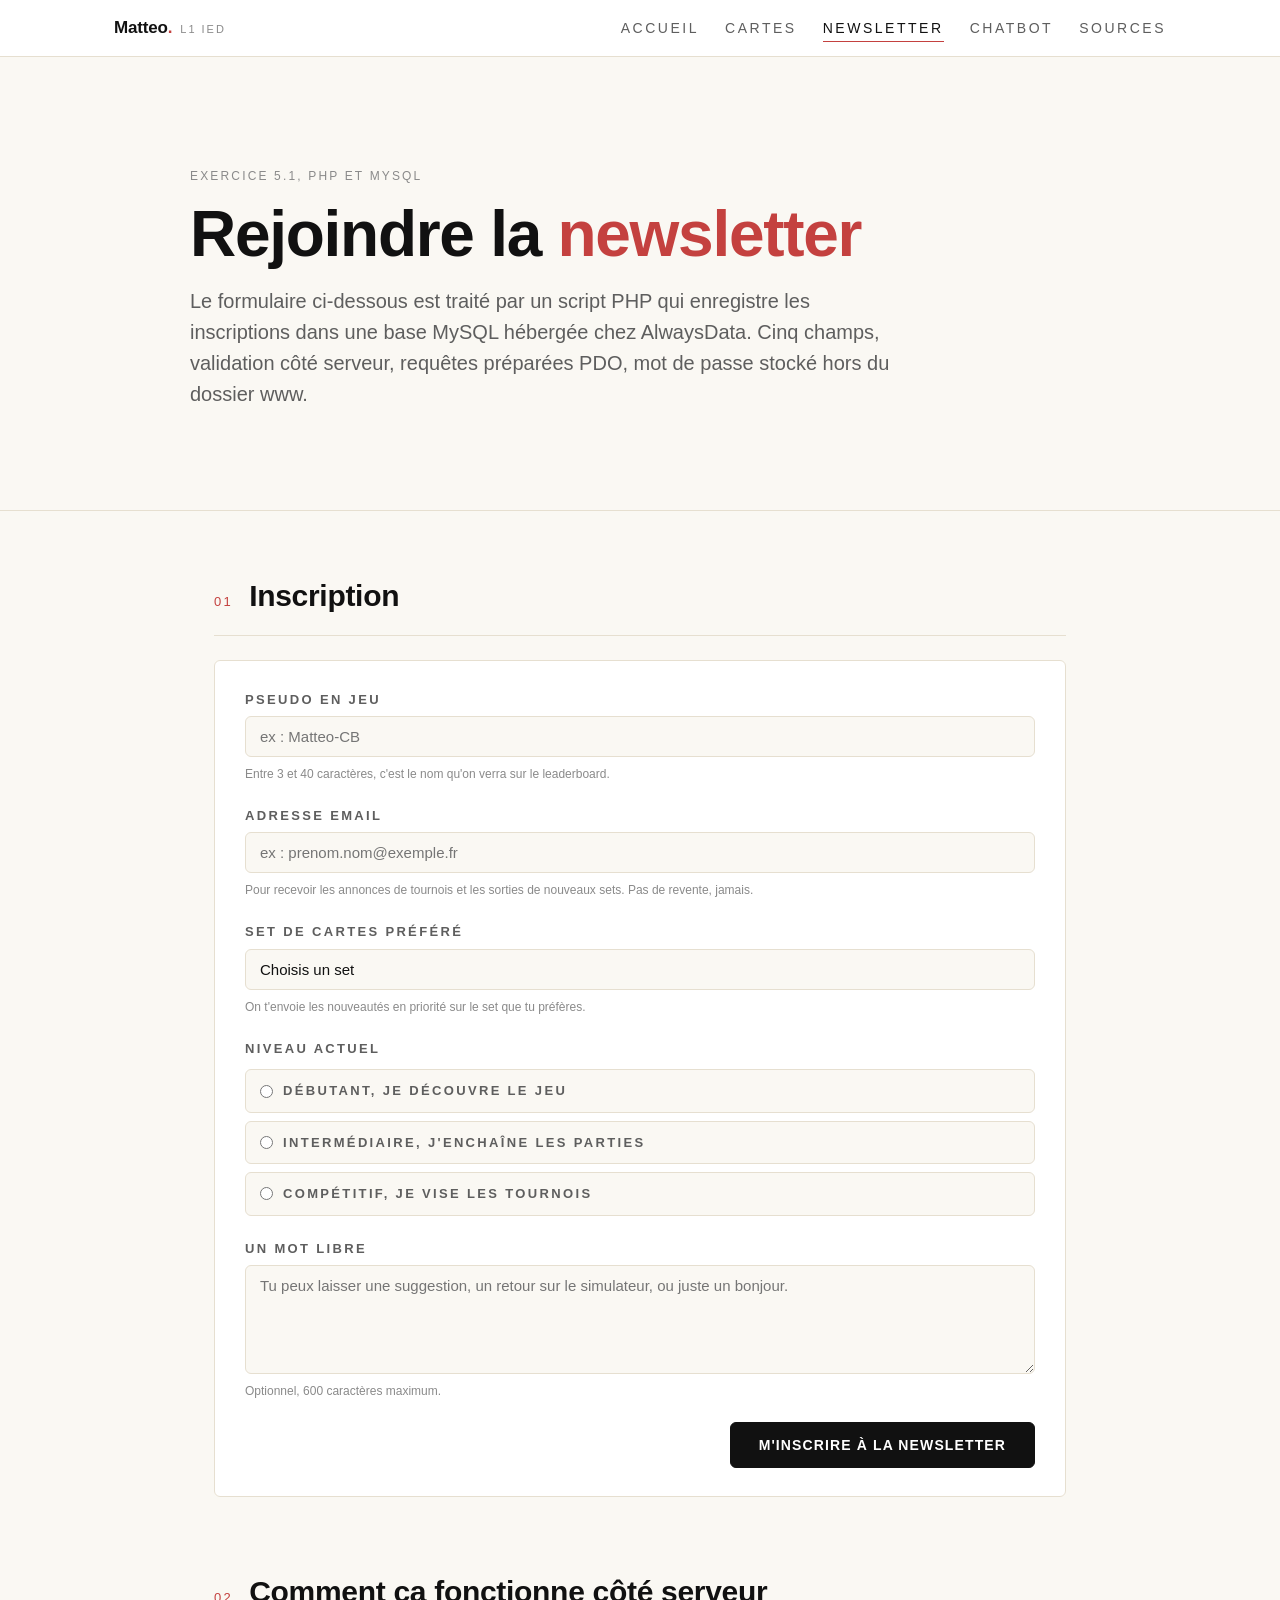
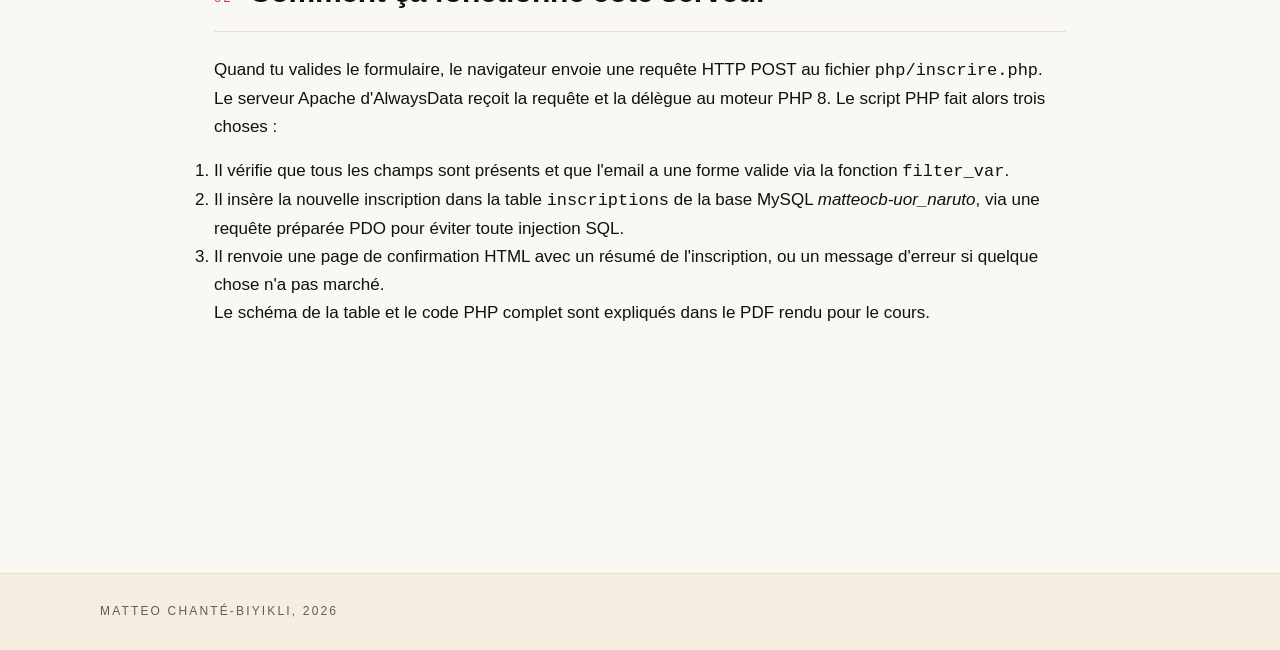
<file: pages/formulaire.html>
<!DOCTYPE html>
<html lang="fr">
<head>
<meta charset="utf-8">
<meta name="viewport" content="width=device-width, initial-scale=1">

<title>Newsletter Naruto Mythos, inscription | Matteo Chanté-Biyikli</title>
<meta name="description" content="Formulaire d'inscription à la newsletter Naruto Mythos avec traitement PHP et stockage MySQL. Cinq champs, validation côté serveur, requêtes préparées.">
<meta name="author" content="Matteo Chanté-Biyikli">

<meta property="og:type" content="website">
<meta property="og:title" content="Newsletter Naruto Mythos, inscription">
<meta property="og:description" content="Formulaire d'inscription à la newsletter du simulateur Naruto Mythos Game.">

<meta name="DC.title" content="Formulaire d'inscription Naruto Mythos">
<meta name="DC.creator" content="Matteo Chanté-Biyikli">
<meta name="DC.subject" content="formulaire, PHP, MySQL, base de donnees, inscription">

<link rel="stylesheet" href="../css/style.css">
<link rel="stylesheet" href="../css/formulaire.css">
<link rel="stylesheet" href="../css/responsive.css">
<link rel="icon" href="../favicon.svg" type="image/svg+xml">
</head>
<body>

<nav class="menu-principal" aria-label="Navigation principale">
<div class="menu-inner">
<a href="../index.html" class="menu-logo"><span class="marque">Matteo<span class="logo-dot">.</span></span><span class="marque-sub">L1 IED</span></a>
<ul class="menu-links">
<li><a href="../index.html">Accueil</a></li>
<li><a href="cartes.html">Cartes</a></li>
<li><a href="formulaire.html" class="actif">Newsletter</a></li>
<li><a href="chatbot.html">Chatbot</a></li>
<li><a href="sources.html">Sources</a></li>
</ul>
</div>
</nav>

<header class="hero hero-page">
<div class="hero-inner">
<p class="hero-petite">Exercice 5.1, PHP et MySQL</p>
<h1>Rejoindre la <span class="accent">newsletter</span></h1>
<p class="hero-sous-titre">Le formulaire ci-dessous est traité par un script PHP qui enregistre les inscriptions dans une base MySQL hébergée chez AlwaysData. Cinq champs, validation côté serveur, requêtes préparées PDO, mot de passe stocké hors du dossier www.</p>
</div>
</header>

<main class="contenu">

<section class="bloc">
<div class="bloc-inner">
<h2><span class="numero">01</span> Inscription</h2>

<form action="../php/inscrire.php" method="post" class="formulaire" novalidate>

<div class="champ">
<label for="pseudo">Pseudo en jeu</label>
<input type="text" id="pseudo" name="pseudo" required minlength="3" maxlength="40" placeholder="ex : Matteo-CB" autocomplete="username">
<small>Entre 3 et 40 caractères, c'est le nom qu'on verra sur le leaderboard.</small>
</div>

<div class="champ">
<label for="email">Adresse email</label>
<input type="email" id="email" name="email" required maxlength="120" placeholder="ex : prenom.nom@exemple.fr" autocomplete="email">
<small>Pour recevoir les annonces de tournois et les sorties de nouveaux sets. Pas de revente, jamais.</small>
</div>

<div class="champ">
<label for="set_pref">Set de cartes préféré</label>
<select id="set_pref" name="set_pref" required>
<option value="">Choisis un set</option>
<option value="KS">Konoha Shido (KS), set actuel</option>
<option value="SS">Shinobi Shiren (SS), à venir</option>
<option value="AK">Akatsuki (AK), à venir</option>
<option value="aucun">Pas encore de préférence</option>
</select>
<small>On t'envoie les nouveautés en priorité sur le set que tu préfères.</small>
</div>

<div class="champ">
<label>Niveau actuel</label>
<div class="radios">
<label class="radio">
<input type="radio" name="niveau" value="debutant" required>
<span>Débutant, je découvre le jeu</span>
</label>
<label class="radio">
<input type="radio" name="niveau" value="intermediaire">
<span>Intermédiaire, j'enchaîne les parties</span>
</label>
<label class="radio">
<input type="radio" name="niveau" value="competitif">
<span>Compétitif, je vise les tournois</span>
</label>
</div>
</div>

<div class="champ">
<label for="message">Un mot libre</label>
<textarea id="message" name="message" rows="5" maxlength="600" placeholder="Tu peux laisser une suggestion, un retour sur le simulateur, ou juste un bonjour."></textarea>
<small>Optionnel, 600 caractères maximum.</small>
</div>

<div class="champ champ-soumission">
<button type="submit" class="bouton-principal">M'inscrire à la newsletter</button>
</div>

</form>
</div>
</section>

<section class="bloc">
<div class="bloc-inner">
<h2><span class="numero">02</span> Comment ça fonctionne côté serveur</h2>
<p>Quand tu valides le formulaire, le navigateur envoie une requête HTTP POST au fichier <code>php/inscrire.php</code>. Le serveur Apache d'AlwaysData reçoit la requête et la délègue au moteur PHP 8. Le script PHP fait alors trois choses :</p>
<ol class="liste-features">
<li>Il vérifie que tous les champs sont présents et que l'email a une forme valide via la fonction <code>filter_var</code>.</li>
<li>Il insère la nouvelle inscription dans la table <code>inscriptions</code> de la base MySQL <em>matteocb-uor_naruto</em>, via une requête préparée PDO pour éviter toute injection SQL.</li>
<li>Il renvoie une page de confirmation HTML avec un résumé de l'inscription, ou un message d'erreur si quelque chose n'a pas marché.</li>
</ol>
<p>Le schéma de la table et le code PHP complet sont expliqués dans le PDF rendu pour le cours.</p>
</div>
</section>

</main>

<footer class="pied">
<div class="pied-inner">
<p class="pied-signature">Matteo Chanté-Biyikli, 2026</p>
</div>
</footer>

</body>
</html>
</file>
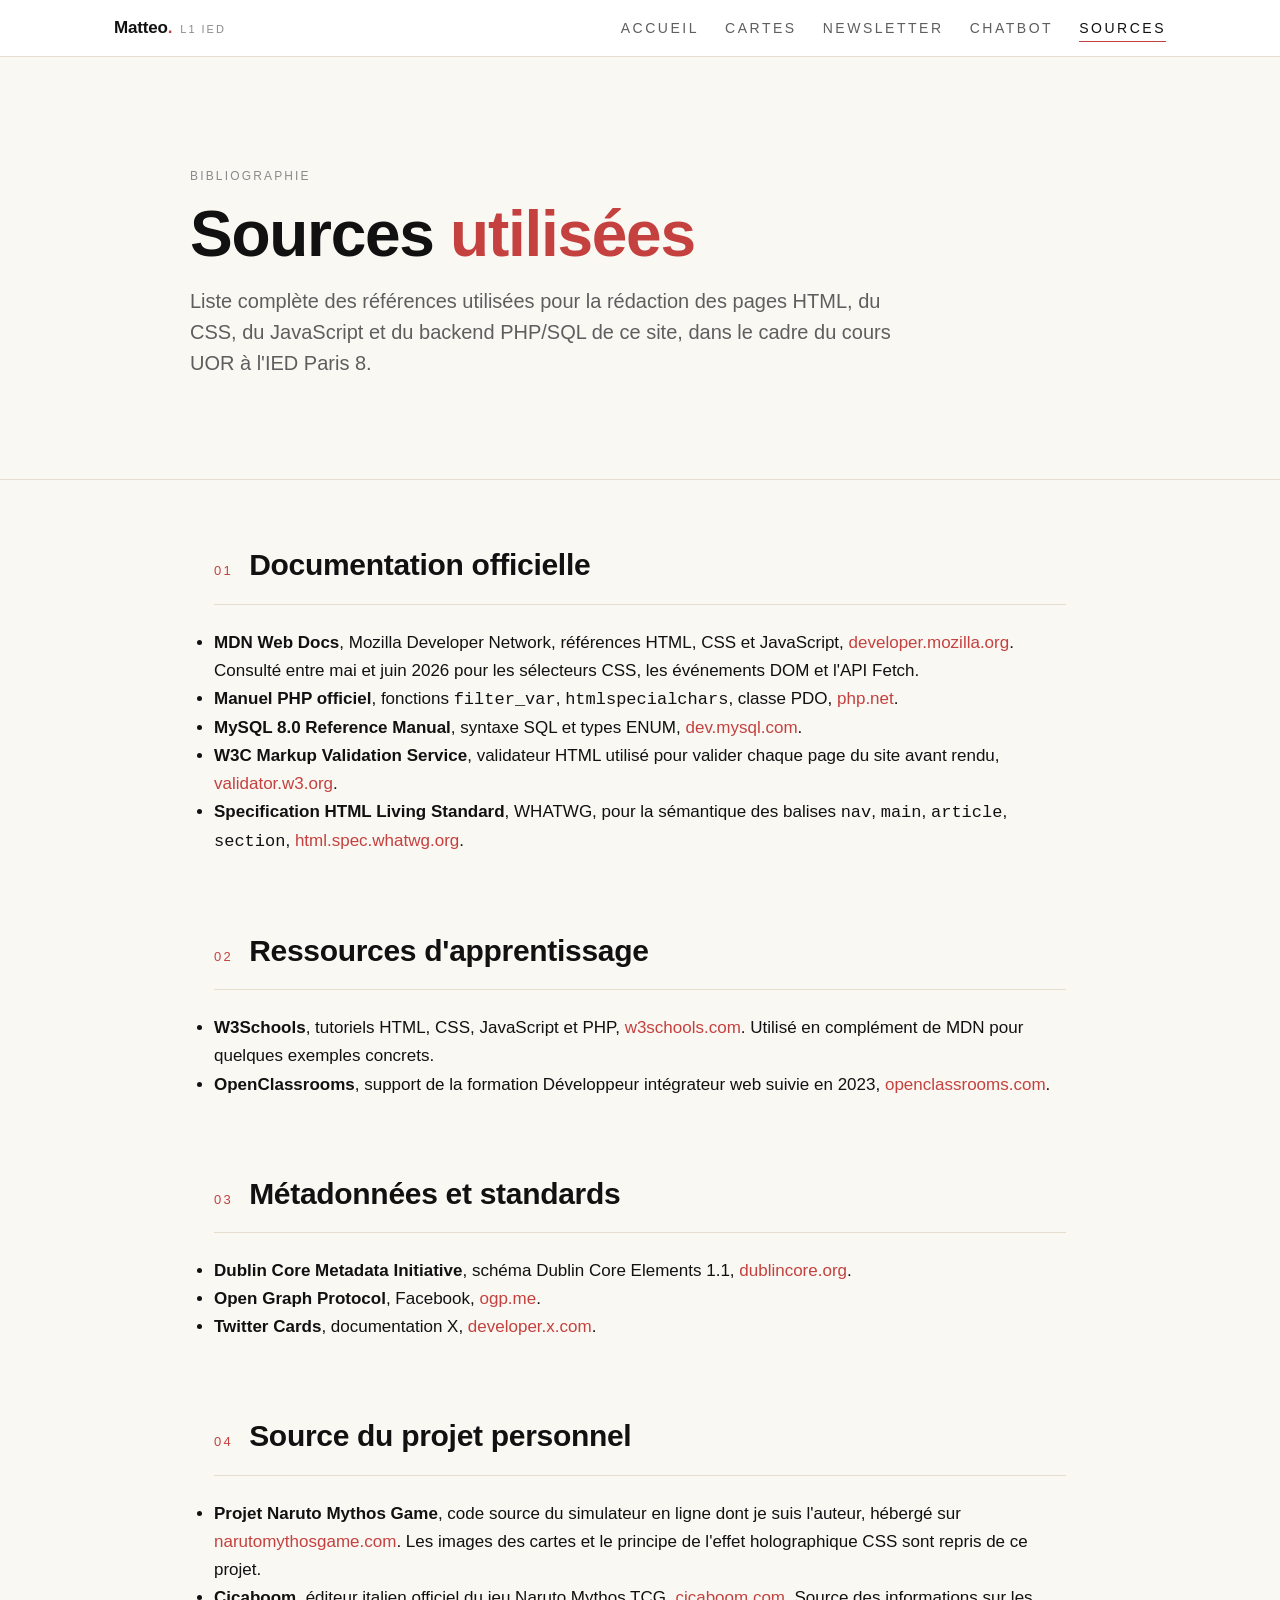
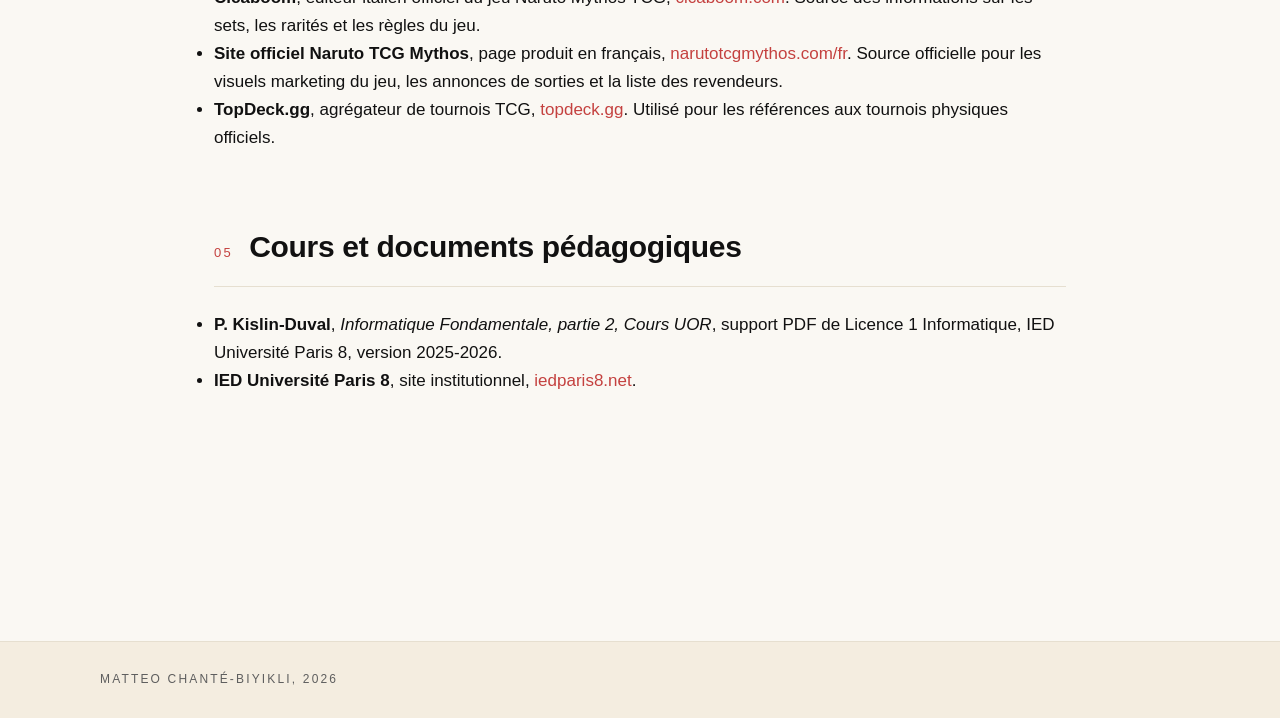
<file: pages/sources.html>
<!DOCTYPE html>
<html lang="fr">
<head>
<meta charset="utf-8">
<meta name="viewport" content="width=device-width, initial-scale=1">

<title>Sources et bibliographie | Matteo Chanté-Biyikli</title>
<meta name="description" content="Liste complète des sources utilisées pour la réalisation du site Naruto Mythos dans le cadre du cours UOR.">
<meta name="author" content="Matteo Chanté-Biyikli">

<meta name="DC.title" content="Sources et bibliographie">
<meta name="DC.creator" content="Matteo Chanté-Biyikli">
<meta name="DC.subject" content="bibliographie, sources, references">

<link rel="stylesheet" href="../css/style.css">
<link rel="stylesheet" href="../css/responsive.css">
<link rel="icon" href="../favicon.svg" type="image/svg+xml">
</head>
<body>

<nav class="menu-principal" aria-label="Navigation principale">
<div class="menu-inner">
<a href="../index.html" class="menu-logo"><span class="marque">Matteo<span class="logo-dot">.</span></span><span class="marque-sub">L1 IED</span></a>
<ul class="menu-links">
<li><a href="../index.html">Accueil</a></li>
<li><a href="cartes.html">Cartes</a></li>
<li><a href="formulaire.html">Newsletter</a></li>
<li><a href="chatbot.html">Chatbot</a></li>
<li><a href="sources.html" class="actif">Sources</a></li>
</ul>
</div>
</nav>

<header class="hero hero-page">
<div class="hero-inner">
<p class="hero-petite">Bibliographie</p>
<h1>Sources <span class="accent">utilisées</span></h1>
<p class="hero-sous-titre">Liste complète des références utilisées pour la rédaction des pages HTML, du CSS, du JavaScript et du backend PHP/SQL de ce site, dans le cadre du cours UOR à l'IED Paris 8.</p>
</div>
</header>

<main class="contenu">

<section class="bloc">
<div class="bloc-inner">
<h2><span class="numero">01</span> Documentation officielle</h2>
<ul class="liste-features">
<li><strong>MDN Web Docs</strong>, Mozilla Developer Network, références HTML, CSS et JavaScript, <a href="https://developer.mozilla.org/fr/">developer.mozilla.org</a>. Consulté entre mai et juin 2026 pour les sélecteurs CSS, les événements DOM et l'API Fetch.</li>
<li><strong>Manuel PHP officiel</strong>, fonctions <code>filter_var</code>, <code>htmlspecialchars</code>, classe PDO, <a href="https://www.php.net/manual/fr/">php.net</a>.</li>
<li><strong>MySQL 8.0 Reference Manual</strong>, syntaxe SQL et types ENUM, <a href="https://dev.mysql.com/doc/refman/8.0/en/">dev.mysql.com</a>.</li>
<li><strong>W3C Markup Validation Service</strong>, validateur HTML utilisé pour valider chaque page du site avant rendu, <a href="https://validator.w3.org/">validator.w3.org</a>.</li>
<li><strong>Specification HTML Living Standard</strong>, WHATWG, pour la sémantique des balises <code>nav</code>, <code>main</code>, <code>article</code>, <code>section</code>, <a href="https://html.spec.whatwg.org/">html.spec.whatwg.org</a>.</li>
</ul>
</div>
</section>

<section class="bloc">
<div class="bloc-inner">
<h2><span class="numero">02</span> Ressources d'apprentissage</h2>
<ul class="liste-features">
<li><strong>W3Schools</strong>, tutoriels HTML, CSS, JavaScript et PHP, <a href="https://www.w3schools.com/">w3schools.com</a>. Utilisé en complément de MDN pour quelques exemples concrets.</li>
<li><strong>OpenClassrooms</strong>, support de la formation Développeur intégrateur web suivie en 2023, <a href="https://openclassrooms.com">openclassrooms.com</a>.</li>
</ul>
</div>
</section>

<section class="bloc">
<div class="bloc-inner">
<h2><span class="numero">03</span> Métadonnées et standards</h2>
<ul class="liste-features">
<li><strong>Dublin Core Metadata Initiative</strong>, schéma Dublin Core Elements 1.1, <a href="https://www.dublincore.org/specifications/dublin-core/dces/">dublincore.org</a>.</li>
<li><strong>Open Graph Protocol</strong>, Facebook, <a href="https://ogp.me/">ogp.me</a>.</li>
<li><strong>Twitter Cards</strong>, documentation X, <a href="https://developer.x.com/en/docs/twitter-for-websites/cards/overview/abouts-cards">developer.x.com</a>.</li>
</ul>
</div>
</section>

<section class="bloc">
<div class="bloc-inner">
<h2><span class="numero">04</span> Source du projet personnel</h2>
<ul class="liste-features">
<li><strong>Projet Naruto Mythos Game</strong>, code source du simulateur en ligne dont je suis l'auteur, hébergé sur <a href="https://narutomythosgame.com">narutomythosgame.com</a>. Les images des cartes et le principe de l'effet holographique CSS sont repris de ce projet.</li>
<li><strong>Cicaboom</strong>, éditeur italien officiel du jeu Naruto Mythos TCG, <a href="https://cicaboom.com">cicaboom.com</a>. Source des informations sur les sets, les rarités et les règles du jeu.</li>
<li><strong>Site officiel Naruto TCG Mythos</strong>, page produit en français, <a href="https://www.narutotcgmythos.com/fr">narutotcgmythos.com/fr</a>. Source officielle pour les visuels marketing du jeu, les annonces de sorties et la liste des revendeurs.</li>
<li><strong>TopDeck.gg</strong>, agrégateur de tournois TCG, <a href="https://topdeck.gg">topdeck.gg</a>. Utilisé pour les références aux tournois physiques officiels.</li>
</ul>
</div>
</section>

<section class="bloc">
<div class="bloc-inner">
<h2><span class="numero">05</span> Cours et documents pédagogiques</h2>
<ul class="liste-features">
<li><strong>P. Kislin-Duval</strong>, <em>Informatique Fondamentale, partie 2, Cours UOR</em>, support PDF de Licence 1 Informatique, IED Université Paris 8, version 2025-2026.</li>
<li><strong>IED Université Paris 8</strong>, site institutionnel, <a href="https://www.iedparis8.net">iedparis8.net</a>.</li>
</ul>
</div>
</section>

</main>

<footer class="pied">
<div class="pied-inner">
<p class="pied-signature">Matteo Chanté-Biyikli, 2026</p>
</div>
</footer>

</body>
</html>
</file>
<file: css/style.css>
@charset "UTF-8";

/* Feuille de style principale du site perso de Matteo */
/* Cours UOR, chapitre 3, exercice 3.1 */
/* Theme clair, sans-serif, sans degrade decoratif, animations pures */

/* ============================================================ */
/* 1. Variables et reset                                          */
/* ============================================================ */

:root {
  --fond-page: #faf8f3;
  --fond-surface: #ffffff;
  --fond-bloc: #f4ede0;
  --texte: #111111;
  --texte-doux: #5e5e5e;
  --texte-clair: #8a8a8a;
  --accent: #c4413f;
  --accent-or: #c79a3a;
  --bordure: #e6dfd0;
  --bordure-foncee: #c8bfac;

  --serre: 0.08em;
  --large: 0.18em;
  --rayon: 6px;

  --duree-rapide: 180ms;
  --duree-moyenne: 320ms;
  --duree-lente: 600ms;
  --courbe: cubic-bezier(0.2, 0.8, 0.2, 1);
}

* { box-sizing: border-box; margin: 0; padding: 0; }

html { scroll-behavior: smooth; }

body {
  font-family: "Segoe UI", "Segoe UI Variable", Tahoma, Verdana, Geneva, sans-serif;
  background-color: var(--fond-page);
  color: var(--texte);
  line-height: 1.65;
  font-size: 17px;
  -webkit-font-smoothing: antialiased;
  -moz-osx-font-smoothing: grayscale;
}

a {
  color: var(--accent);
  text-decoration: none;
  border-bottom: 1px solid transparent;
  transition: border-color var(--duree-rapide) var(--courbe), color var(--duree-rapide) var(--courbe);
}

a:hover {
  color: var(--texte);
  border-bottom-color: var(--texte);
}

img { max-width: 100%; height: auto; display: block; }

/* ============================================================ */
/* 2. Menu de navigation principal                                */
/* ============================================================ */

.menu-principal {
  background-color: var(--fond-surface);
  border-bottom: 1px solid var(--bordure);
  position: sticky;
  top: 0;
  z-index: 100;
}

.menu-inner {
  max-width: 1100px;
  margin: 0 auto;
  padding: 14px 24px;
  display: flex;
  align-items: center;
  justify-content: space-between;
}

.menu-logo {
  font-weight: 700;
  font-size: 17px;
  color: var(--texte);
  letter-spacing: 0;
  border-bottom: none;
  display: inline-flex;
  align-items: baseline;
  gap: 8px;
}

.menu-logo .marque {
  font-weight: 700;
  letter-spacing: -0.01em;
}

.menu-logo .marque-sub {
  font-size: 11px;
  color: var(--texte-clair);
  text-transform: uppercase;
  letter-spacing: var(--large);
  font-weight: 500;
}

.menu-logo:hover .marque { color: var(--accent); transition: color var(--duree-rapide) var(--courbe); }

.logo-dot {
  display: inline-block;
  color: var(--accent);
  animation: pulse-dot 2.4s ease-in-out infinite;
}

@keyframes pulse-dot {
  0%, 100% { opacity: 1; transform: scale(1); }
  50% { opacity: 0.45; transform: scale(0.85); }
}

.menu-links {
  list-style: none;
  display: flex;
  gap: 26px;
}

.menu-links a {
  font-size: 14px;
  color: var(--texte-doux);
  text-transform: uppercase;
  letter-spacing: var(--large);
  font-weight: 500;
  position: relative;
  padding: 6px 0;
  border-bottom: none;
}

.menu-links a::after {
  content: "";
  position: absolute;
  left: 0;
  bottom: 0;
  height: 1px;
  width: 100%;
  background-color: var(--texte);
  transform: scaleX(0);
  transform-origin: left center;
  transition: transform var(--duree-moyenne) var(--courbe);
}

.menu-links a:hover { color: var(--texte); }
.menu-links a:hover::after { transform: scaleX(1); }

.menu-links a.actif {
  color: var(--texte);
}

.menu-links a.actif::after {
  transform: scaleX(1);
  background-color: var(--accent);
}

/* ============================================================ */
/* 3. Header / hero                                               */
/* ============================================================ */

.hero {
  padding: 110px 24px 70px 24px;
  background-color: var(--fond-page);
  border-bottom: 1px solid var(--bordure);
}

.hero-inner {
  max-width: 900px;
  margin: 0 auto;
  text-align: left;
  animation: fade-in-up var(--duree-lente) var(--courbe) both;
}

@keyframes fade-in-up {
  from { opacity: 0; transform: translateY(14px); }
  to { opacity: 1; transform: translateY(0); }
}

.hero-petite {
  font-size: 12px;
  text-transform: uppercase;
  letter-spacing: var(--large);
  color: var(--texte-clair);
  margin-bottom: 14px;
}

.hero h1 {
  font-size: 64px;
  line-height: 1.05;
  font-weight: 700;
  letter-spacing: -0.02em;
  margin-bottom: 18px;
}

.hero h1 .accent {
  color: var(--accent);
  display: inline-block;
  position: relative;
}

.hero-sous-titre {
  font-size: 20px;
  color: var(--texte-doux);
  line-height: 1.55;
  max-width: 720px;
  margin-bottom: 30px;
}

.hero-tags {
  display: flex;
  flex-wrap: wrap;
  gap: 10px;
}

.tag {
  display: inline-block;
  font-size: 12px;
  text-transform: uppercase;
  letter-spacing: var(--large);
  color: var(--texte-doux);
  padding: 7px 14px;
  background-color: var(--fond-surface);
  border: 1px solid var(--bordure);
  border-radius: 999px;
}

.tag:hover {
  background-color: var(--texte);
  color: var(--fond-surface);
  border-color: var(--texte);
  transition: background-color var(--duree-rapide) var(--courbe), color var(--duree-rapide) var(--courbe);
}

/* ============================================================ */
/* 4. Contenu principal et blocs                                  */
/* ============================================================ */

.contenu {
  max-width: 900px;
  margin: 0 auto;
  padding: 60px 24px 80px 24px;
}

.bloc {
  margin-bottom: 70px;
  animation: fade-in-up var(--duree-lente) var(--courbe) both;
  animation-delay: 80ms;
}

.bloc-inner { }

.bloc h2 {
  font-size: 30px;
  font-weight: 600;
  letter-spacing: -0.01em;
  margin-bottom: 24px;
  padding-bottom: 14px;
  border-bottom: 1px solid var(--bordure);
  display: flex;
  align-items: baseline;
  gap: 16px;
}

.bloc h2 .numero {
  font-size: 13px;
  color: var(--accent);
  letter-spacing: var(--large);
  font-weight: 500;
  flex-shrink: 0;
}

.bloc p {
  margin-bottom: 16px;
  color: var(--texte);
}

.bloc p:last-child { margin-bottom: 0; }

/* ============================================================ */
/* 5. Texte illustre, float + clear (consigne 3.1)               */
/* ============================================================ */

.texte-illustre { overflow: visible; }

.img-flottante-droite {
  float: right;
  margin: 6px 0 14px 24px;
  max-width: 280px;
  border: 1px solid var(--bordure);
  border-radius: var(--rayon);
  padding: 6px;
  background-color: var(--fond-surface);
}

.clear {
  clear: both;
  display: block;
  height: 0;
}

/* ============================================================ */
/* 6. Figures larges (boutique, simulateur)                       */
/* ============================================================ */

.figure-large {
  margin: 30px 0;
  background-color: var(--fond-surface);
  border: 1px solid var(--bordure);
  border-radius: var(--rayon);
  overflow: hidden;
}

.figure-large img {
  width: 100%;
  display: block;
  transition: transform var(--duree-moyenne) var(--courbe);
}

.figure-large:hover img { transform: scale(1.015); }

.figure-large figcaption {
  font-size: 14px;
  color: var(--texte-doux);
  padding: 12px 18px;
  border-top: 1px solid var(--bordure);
  background-color: var(--fond-bloc);
}

/* ============================================================ */
/* 7. Presentation de la carte (float gauche / droite)            */
/* ============================================================ */

.carte-presentation { }

.carte-texte {
  float: left;
  width: 58%;
  padding-right: 30px;
}

.carte-image {
  float: right;
  width: 40%;
  display: flex;
  justify-content: center;
}

/* Carte Mythos Variant (Gaara) sur l'accueil.                              */
/* Effet repris de styles/holo-card.css du simulateur Naruto Mythos.        */
/* Inclinaison 3D qui suit le pointeur + shine holographique dore qui se    */
/* deplace, + glare radial.                                                  */

.carte-mv-wrap {
  --card-mx: 50%;
  --card-my: 50%;
  --card-posx: 50%;
  --card-posy: 50%;
  --card-rx: 0deg;
  --card-ry: 0deg;
  --card-o: 0;
  --card-hyp: 0;

  position: relative;
  display: inline-block;
  max-width: 280px;
  perspective: 800px;
  transition: transform var(--duree-moyenne) var(--courbe);
  cursor: pointer;
}

.carte-mv-wrap:hover {
  transform: translateY(-4px);
}

.carte-mv-cadre {
  position: relative;
  display: block;
  border-radius: 10px;
  overflow: hidden;
  transform-style: preserve-3d;
  transform: rotateY(var(--card-ry)) rotateX(var(--card-rx));
  transition: transform 220ms var(--courbe), box-shadow 220ms var(--courbe);
  will-change: transform;
  box-shadow: 0 12px 30px rgba(20, 14, 4, 0.25);
  isolation: isolate;
  /* Fond noir permanent sous l'image, comme dans le simulateur */
  background-color: #0a0a0a;
}

.carte-mv-wrap.est-survolee .carte-mv-cadre {
  box-shadow:
    0 0 8px 0 rgba(216, 183, 92, 0.25),
    0 0 20px 0 rgba(216, 183, 92, 0.18),
    0 18px 38px rgba(20, 14, 4, 0.35);
}

.carte-mv {
  width: 100%;
  display: block;
  border-radius: inherit;
  position: relative;
  z-index: 0;
}

/* Couche holographique doree (palette Mythos), suit le pointeur.            */
/* Volontairement adoucie pour ne pas piquer les yeux : brightness/contrast  */
/* reduits, opacite max plafonnee a 0.55 via calc().                          */
.carte-holo-mv {
  position: absolute;
  inset: 0;
  pointer-events: none;
  z-index: 2;
  border-radius: inherit;
  opacity: calc(var(--card-o) * 0.55);
  transition: opacity 240ms var(--courbe);
  background-image: repeating-linear-gradient(
    110deg,
    rgba(89, 46, 80, 0.35) 0%,
    hsl(39, 30%, 55%) 2.5%,
    rgb(196, 168, 96) 5%,
    hsl(39, 30%, 55%) 7.5%,
    rgba(14, 21, 46, 0.35) 10%,
    rgba(14, 21, 46, 0.35) 15%
  );
  background-size: 600% 600%;
  background-position: var(--card-posx) var(--card-posy);
  background-blend-mode: darken;
  mix-blend-mode: color-dodge;
  filter: brightness(calc((var(--card-hyp) * 0.25) + 0.5)) contrast(1.8) saturate(0.5);
}

.carte-holo-mv::after {
  content: "";
  position: absolute;
  inset: 0;
  border-radius: inherit;
  background-image: repeating-linear-gradient(
    110deg,
    rgba(89, 46, 80, 0.3) 0%,
    hsl(39, 30%, 55%) 2.5%,
    rgb(196, 168, 96) 5%,
    hsl(39, 30%, 55%) 7.5%,
    rgba(14, 21, 46, 0.3) 10%,
    rgba(14, 21, 46, 0.3) 15%
  );
  background-position: 0% 0%;
  background-size: 300% 300%;
  mix-blend-mode: color-dodge;
  opacity: calc(var(--card-o, 0) * 0.6);
  pointer-events: none;
}

/* Pied de page (footer) minimal dans le theme clair du site */
.pied {
  margin-top: 96px;
  padding: 28px 24px;
  border-top: 1px solid var(--bordure);
  background-color: var(--fond-bloc);
  color: var(--texte-doux);
}
.pied-inner {
  max-width: 1080px;
  margin: 0 auto;
}
.pied-signature {
  margin: 0;
  font-size: 12px;
  letter-spacing: var(--large);
  text-transform: uppercase;
  color: var(--texte-doux);
}
</file>
<file: css/responsive.css>
@charset "UTF-8";

/* Feuille responsive du site perso de Matteo */
/* Cours UOR, chapitre 3, exercice 3.2 (bonus) */
/* Adaptation aux ecrans tablette et mobile, sans framework externe pour rester leger */

/* ============================================================ */
/* Tablette (jusqu'a 900px de large)                              */
/* ============================================================ */

@media (max-width: 900px) {

  body { font-size: 16px; }

  .menu-inner {
    padding: 12px 18px;
    flex-direction: row;
    flex-wrap: wrap;
    gap: 10px;
  }

  .menu-links { gap: 14px; }
  .menu-links a { font-size: 12px; }

  .hero { padding: 60px 20px 50px 20px; }
  .hero h1 { font-size: 44px; }
  .hero-sous-titre { font-size: 17px; }

  .contenu { padding: 40px 20px 60px 20px; }

  .bloc { margin-bottom: 50px; }
  .bloc h2 { font-size: 24px; }

  .img-flottante-droite {
    max-width: 200px;
    margin: 4px 0 10px 16px;
  }

  .carte-mv { max-width: 220px; }
}

/* ============================================================ */
/* Mobile (jusqu'a 640px)                                         */
/* ============================================================ */

@media (max-width: 640px) {

  .menu-inner { padding: 10px 14px; }

  .menu-logo { font-size: 14px; }

  .menu-links {
    width: 100%;
    justify-content: flex-start;
    gap: 14px;
    overflow-x: auto;
    padding-bottom: 4px;
  }

  .menu-links a {
    font-size: 11px;
    white-space: nowrap;
  }

  .hero { padding: 44px 16px 36px 16px; }
  .hero h1 { font-size: 34px; }
  .hero-sous-titre { font-size: 15px; }

  .contenu { padding: 30px 16px 50px 16px; }

  .bloc { margin-bottom: 40px; }
  .bloc h2 {
    font-size: 21px;
    flex-direction: column;
    align-items: flex-start;
    gap: 6px;
  }

  /* Image flottante repasse en bloc plein sur mobile */
  .img-flottante-droite {
    float: none;
    max-width: 100%;
    margin: 0 auto 16px auto;
  }

  /* Carte presentation passe en colonne */
  .carte-texte,
  .carte-image {
    float: none;
    width: 100%;
    padding-right: 0;
    margin-bottom: 18px;
  }

  .carte-mv { max-width: 240px; }

  /* Tableau scrollable horizontal pour ne pas casser le layout */
  .tableau-chiffres {
    display: block;
    overflow-x: auto;
    white-space: nowrap;
  }

  /* Pied compact */
  .pied { padding: 28px 16px; }
}
</file>
<file: css/cartes.css>
@charset "UTF-8";

/* Feuille de style specifique a la page galerie de cartes */
/* Cours UOR, exercices 6.1 (DOM) et 3.1 (CSS) */
/* Effet holographique adapte de mon simulateur Naruto Mythos */
/* (techniques : color-dodge + couches en repeating-linear-gradient,    */
/*  tracking pointeur via variables CSS --card-mx, --card-my, etc.)     */

/* ============================================================ */
/* Hero variante pour page interne                                */
/* ============================================================ */

.hero-page {
  padding: 70px 24px 40px 24px;
}

.contenu-large {
  max-width: 1100px;
}

/* ============================================================ */
/* Bandeau de filtres                                             */
/* ============================================================ */

.filtres {
  background-color: var(--fond-surface);
  border: 1px solid var(--bordure);
  border-radius: var(--rayon);
  padding: 20px 22px;
  margin-bottom: 36px;
  display: flex;
  flex-wrap: wrap;
  gap: 22px;
  align-items: center;
  justify-content: space-between;
}

.filtre-groupe {
  display: flex;
  flex-direction: column;
  gap: 8px;
}

.filtre-label {
  font-size: 11px;
  text-transform: uppercase;
  letter-spacing: var(--large);
  color: var(--texte-clair);
  font-weight: 500;
}

.filtre-boutons {
  display: flex;
  flex-wrap: wrap;
  gap: 6px;
}

.filtre-btn {
  font-family: inherit;
  font-size: 13px;
  padding: 7px 13px;
  background-color: var(--fond-page);
  color: var(--texte-doux);
  border: 1px solid var(--bordure);
  border-radius: 999px;
  cursor: pointer;
  transition: background-color var(--duree-rapide) var(--courbe), color var(--duree-rapide) var(--courbe), border-color var(--duree-rapide) var(--courbe), transform var(--duree-rapide) var(--courbe);
  letter-spacing: 0.02em;
}

.filtre-btn:hover {
  color: var(--texte);
  border-color: var(--bordure-foncee);
}

.filtre-btn:active { transform: scale(0.96); }

.filtre-btn.actif {
  background-color: var(--texte);
  color: var(--fond-surface);
  border-color: var(--texte);
}

.filtre-slider {
  display: flex;
  align-items: center;
  gap: 12px;
  min-width: 200px;
}

.filtre-slider input[type="range"] {
  flex: 1;
  cursor: pointer;
}

.slider-valeur {
  font-weight: 600;
  font-size: 14px;
  color: var(--texte);
  min-width: 16px;
  text-align: center;
}

.filtre-resultat {
  font-size: 13px;
  color: var(--texte-doux);
  letter-spacing: 0.02em;
  margin-left: auto;
}

.filtre-resultat #compteur-cartes {
  color: var(--accent);
  font-weight: 600;
}

/* ============================================================ */
/* Grille de cartes                                               */
/* ============================================================ */

.grille-cartes {
  display: grid;
  grid-template-columns: repeat(auto-fill, minmax(220px, 1fr));
  gap: 26px;
}

/* ============================================================ */
/* La carte elle-meme, conteneur 3D                               */
/* On declare ici les variables CSS qui seront mises a jour par   */
/* le script JS au mouvement de la souris.                        */
/* ============================================================ */

.carte {
  --card-mx: 50%;
  --card-my: 50%;
  --card-o: 0;
  --card-rx: 0deg;
  --card-ry: 0deg;
  --card-posx: 50%;
  --card-posy: 50%;
  --card-hyp: 0;

  background-color: var(--fond-surface);
  border: 1px solid var(--bordure);
  border-radius: 12px;
  overflow: visible;
  transition: opacity var(--duree-moyenne) var(--courbe), transform var(--duree-moyenne) var(--courbe);
  position: relative;
  perspective: 800px;
  transform-style: preserve-3d;
}

.carte.est-masquee { display: none; }

.carte-cadre {
  position: relative;
  overflow: hidden;
  aspect-ratio: 240 / 330;
  /* Fond noir permanent (cf. holo-card.css du simulateur, .holo-card__front) */
  background-color: #0a0a0a;
  border-radius: 12px 12px 0 0;
  transform-style: preserve-3d;
  transform: rotateY(var(--card-ry)) rotateX(var(--card-rx));
  transition: transform 220ms var(--courbe), box-shadow 220ms var(--courbe);
  will-change: transform;
}

.carte.est-survolee .carte-cadre {
  box-shadow:
    0 0 8px 0 rgba(196, 163, 90, 0.22),
    0 0 22px 0 rgba(196, 163, 90, 0.18);
}

.carte-cadre img {
  position: absolute;
  inset: 0;
  width: 100%;
  height: 100%;
  object-fit: cover;
  display: block;
  border-radius: inherit;
  z-index: 1;
}

/* Pastille de rarete en haut a droite */
.carte-rarete-pastille {
  position: absolute;
  top: 10px;
  right: 10px;
  z-index: 30;
  width: 28px;
  height: 28px;
  border-radius: 50%;
  background-color: var(--fond-surface);
  color: var(--texte);
  font-size: 11px;
  font-weight: 700;
  display: flex;
  align-items: center;
  justify-content: center;
  letter-spacing: 0.02em;
  border: 1px solid var(--bordure);
  box-shadow: 0 2px 6px rgba(0, 0, 0, 0.25);
}

.carte-rarete-pastille[data-rarete="C"]  { background-color: #ffffff; color: #6b6b6b; }
.carte-rarete-pastille[data-rarete="UC"] { background-color: #4d8a4d; color: #ffffff; border-color: #4d8a4d; }
.carte-rarete-pastille[data-rarete="R"]  { background-color: #d4a544; color: #1a1a1a; border-color: #d4a544; }
.carte-rarete-pastille[data-rarete="S"]  { background-color: #7d3fc1; color: #ffffff; border-color: #7d3fc1; }
.carte-rarete-pastille[data-rarete="M"]  { background-color: #c4413f; color: #ffffff; border-color: #c4413f; }
.carte-rarete-pastille[data-rarete="L"]  { background-color: #1a1a1a; color: #f0c845; border-color: #f0c845; }

/* ============================================================ */
/* Effet holographique fidele au menu du simulateur               */
/* (adapte de styles/holo-card.css de mon projet Naruto Mythos)   */
/* Suit le pointeur en 3D, shine holographique mouvant, glare.    */
/* ============================================================ */

.carte-holo {
  position: absolute;
  inset: 0;
  pointer-events: none;
  z-index: 10;
  border-radius: inherit;
  /* On plafonne l'opacite max a 0.5 pour eviter la brulure des yeux */
  opacity: calc(var(--card-o) * 0.5);
  transition: opacity 240ms var(--courbe);
  mix-blend-mode: color-dodge;
  background-image:
    repeating-linear-gradient(
      0deg,
      rgb(220, 130, 130) 0%,
      rgba(220, 200, 130, 1) 6%,
      rgba(160, 220, 130, 1) 12%,
      rgba(140, 220, 220, 1) 18%,
      rgba(140, 160, 220, 1) 24%,
      rgb(190, 140, 220) 30%,
      rgb(220, 130, 130) 36%
    ),
    repeating-linear-gradient(
      133deg,
      #0e152e 0%,
      hsl(180, 10%, 55%) 3.8%,
      hsl(180, 20%, 60%) 4.5%,
      hsl(180, 10%, 55%) 5.2%,
      #0e152e 10%,
      #0e152e 12%
    );
  background-blend-mode: screen, hue;
  background-size: 200% 700%, 300% 300%;
  background-position: 0% var(--card-posy), var(--card-posx) var(--card-posy);
  filter: brightness(0.7) contrast(1.8) saturate(0.55);
}

.carte-holo::after {
  content: "";
  position: absolute;
  inset: 0;
  border-radius: inherit;
  background-image: repeating-linear-gradient(
    0deg,
    rgb(220, 130, 130) 0%,
    rgba(220, 200, 130, 1) 6%,
    rgba(160, 220, 130, 1) 12%,
    rgba(140, 220, 220, 1) 18%,
    rgba(140, 160, 220, 1) 24%,
    rgb(190, 140, 220) 30%,
    rgb(220, 130, 130) 36%
  );
  background-position: 0% calc(var(--card-posy) * -1);
  background-size: 200% 400%;
  filter: brightness(0.85) contrast(1.6) saturate(1);
  mix-blend-mode: soft-light;
  opacity: 0.55;
}

/* Palette doree adoucie pour Secret et Mythos */
.carte[data-rarete="S"] .carte-holo,
.carte[data-rarete="M"] .carte-holo {
  background-image: repeating-linear-gradient(
    110deg,
    rgba(89, 46, 80, 0.35) 0%,
    hsl(39, 30%, 55%) 2.5%,
    rgb(196, 168, 96) 5%,
    hsl(39, 30%, 55%) 7.5%,
    rgba(14, 21, 46, 0.35) 10%,
    rgba(14, 21, 46, 0.35) 15%
  );
  background-size: 600% 600%;
  background-position: var(--card-posx) var(--card-posy);
  background-blend-mode: darken;
  filter: brightness(calc((var(--card-hyp) * 0.25) + 0.5)) contrast(1.8) saturate(0.5);
}

.carte[data-rarete="S"] .carte-holo::after,
.carte[data-rarete="M"] .carte-holo::after {
  background-image: repeating-linear-gradient(
    110deg,
    rgba(89, 46, 80, 0.3) 0%,
    hsl(39, 30%, 55%) 2.5%,
    rgb(196, 168, 96) 5%,
    hsl(39, 30%, 55%) 7.5%,
    rgba(14, 21, 46, 0.3) 10%,
    rgba(14, 21, 46, 0.3) 15%
  );
  background-position: calc(var(--card-posx) * -1) calc(var(--card-posy) * -1);
  background-size: 600% 600%;
  filter: brightness(calc((var(--card-hyp) * 0.2) + 0.5)) contrast(1.6) saturate(0.45);
  mix-blend-mode: soft-light;
  opacity: 0.6;
}

/* Palette or adoucie pour Legendary */
.carte[data-rarete="L"] .carte-holo {
  background-image: repeating-linear-gradient(
    110deg,
    rgba(180, 80, 20, 0.4) 0%,
    hsl(45, 60%, 55%) 2%,
    rgb(220, 180, 60) 4%,
    hsl(45, 60%, 55%) 6%,
    rgba(180, 80, 20, 0.4) 8%,
    rgba(10, 10, 30, 0.35) 12%
  );
  background-size: 600% 600%;
  background-position: var(--card-posx) var(--card-posy);
  background-blend-mode: darken;
  filter: brightness(calc((var(--card-hyp) * 0.3) + 0.55)) contrast(2) saturate(0.6);
}

.carte[data-rarete="L"] .carte-holo::after {
  background-image: repeating-linear-gradient(
    110deg,
    rgba(180, 80, 20, 0.3) 0%,
    hsl(45, 60%, 55%) 2%,
    rgb(220, 180, 60) 4%,
    hsl(45, 60%, 55%) 6%,
    rgba(180, 80, 20, 0.3) 8%,
    rgba(10, 10, 30, 0.3) 12%
  );
  background-position: calc(var(--card-posx) * -1) calc(var(--card-posy) * -1);
  background-size: 600% 600%;
  filter: brightness(calc((var(--card-hyp) * 0.25) + 0.55)) contrast(1.8) saturate(0.6);
  mix-blend-mode: soft-light;
  opacity: 0.6;
}

/* Glare radial blanc adouci qui suit le pointeur */
.carte-glare {
  position: absolute;
  inset: 0;
  pointer-events: none;
  z-index: 20;
  border-radius: inherit;
  opacity: calc(var(--card-o) * 0.45);
  transition: opacity 240ms var(--courbe);
  background-image: radial-gradient(
    farthest-corner circle at var(--card-mx) var(--card-my),
    rgba(255, 255, 255, 0.22) 10%,
    rgba(255, 255, 255, 0.08) 28%,
    rgba(0, 0, 0, 0.35) 90%
  );
  mix-blend-mode: overlay;
}

/* ============================================================ */
/* Informations sous la carte                                     */
/* ============================================================ */

.carte-info {
  padding: 14px 16px 18px 16px;
  position: relative;
  z-index: 2;
  background-color: var(--fond-surface);
  border-radius: 0 0 12px 12px;
}

.carte-info h3 {
  font-size: 14px;
  font-weight: 600;
  letter-spacing: 0.02em;
  margin-bottom: 4px;
  color: var(--texte);
}

.carte-titre {
  font-size: 13px;
  color: var(--texte-doux);
  font-style: italic;
  margin-bottom: 12px;
}

.carte-stats {
  display: flex;
  gap: 14px;
  padding-top: 10px;
  border-top: 1px solid var(--bordure);
  font-size: 12px;
  color: var(--texte-clair);
  letter-spacing: 0.02em;
}

.carte-stats strong { color: var(--texte); font-weight: 600; }

/* ============================================================ */
/* Message si aucune carte ne correspond                          */
/* ============================================================ */

.aucun-resultat {
  margin-top: 40px;
  padding: 36px 24px;
  text-align: center;
  background-color: var(--fond-surface);
  border: 1px dashed var(--bordure);
  border-radius: var(--rayon);
}

.aucun-resultat p {
  color: var(--texte-doux);
  margin-bottom: 18px;
}

/* ============================================================ */
/* Animation d'apparition cascade des cartes au chargement        */
/* ============================================================ */

.grille-cartes .carte {
  opacity: 0;
  animation: apparait 460ms var(--courbe) both;
}

.grille-cartes .carte:nth-child(1) { animation-delay: 40ms; }
.grille-cartes .carte:nth-child(2) { animation-delay: 80ms; }
.grille-cartes .carte:nth-child(3) { animation-delay: 120ms; }
.grille-cartes .carte:nth-child(4) { animation-delay: 160ms; }
.grille-cartes .carte:nth-child(5) { animation-delay: 200ms; }
.grille-cartes .carte:nth-child(6) { animation-delay: 240ms; }
.grille-cartes .carte:nth-child(7) { animation-delay: 280ms; }
.grille-cartes .carte:nth-child(8) { animation-delay: 320ms; }
.grille-cartes .carte:nth-child(9) { animation-delay: 360ms; }
.grille-cartes .carte:nth-child(10) { animation-delay: 400ms; }
.grille-cartes .carte:nth-child(11) { animation-delay: 440ms; }
.grille-cartes .carte:nth-child(12) { animation-delay: 480ms; }
.grille-cartes .carte:nth-child(13) { animation-delay: 520ms; }

@keyframes apparait {
  from { opacity: 0; transform: translateY(12px); }
  to   { opacity: 1; transform: translateY(0); }
}

/* ============================================================ */
/* Responsive                                                     */
/* ============================================================ */

@media (max-width: 900px) {
  .filtres { flex-direction: column; align-items: stretch; gap: 14px; }
  .filtre-resultat { margin-left: 0; }
}

@media (max-width: 640px) {
  .grille-cartes { grid-template-columns: repeat(auto-fill, minmax(160px, 1fr)); gap: 14px; }
  .carte-info { padding: 10px 12px 14px 12px; }
}
</file>
<file: css/chatbot.css>
@charset "UTF-8";

/* Feuille de style du mini-chatbot */
/* Cours UOR, exercice 7.2          */

.chat {
  background-color: var(--fond-surface);
  border: 1px solid var(--bordure);
  border-radius: var(--rayon);
  overflow: hidden;
}

.chat-fil {
  padding: 24px 24px 8px 24px;
  min-height: 320px;
  max-height: 480px;
  overflow-y: auto;
  display: flex;
  flex-direction: column;
  gap: 14px;
}

.bulle {
  max-width: 80%;
  padding: 12px 16px;
  border-radius: 14px;
  font-size: 15px;
  line-height: 1.55;
  animation: bulle-entre 320ms var(--courbe) both;
}

@keyframes bulle-entre {
  from { opacity: 0; transform: translateY(8px); }
  to   { opacity: 1; transform: translateY(0); }
}

.bulle-bot {
  align-self: flex-start;
  background-color: var(--fond-bloc);
  color: var(--texte);
  border-bottom-left-radius: 4px;
}

.bulle-user {
  align-self: flex-end;
  background-color: var(--texte);
  color: var(--fond-surface);
  border-bottom-right-radius: 4px;
}

/* On force la couleur sur tout le contenu de la bulle utilisateur,
   sinon les p enfants peuvent retomber sur la couleur du body (noir) */
.bulle-user,
.bulle-user p,
.bulle-user strong,
.bulle-user em,
.bulle-user a {
  color: var(--fond-surface);
}

.bulle p { margin: 0; }
.bulle p + p { margin-top: 8px; }

.bulle ul {
  margin: 8px 0 0 18px;
  padding: 0;
}

.bulle li { margin-bottom: 4px; }

/* Bulle "en train d'ecrire" : trois points qui pulsent */
.bulle-typing {
  display: inline-flex;
  gap: 4px;
  align-items: center;
  padding: 14px 18px;
}

.bulle-typing span {
  width: 7px;
  height: 7px;
  border-radius: 50%;
  background-color: var(--texte-doux);
  animation: typing-pulse 1.1s ease-in-out infinite;
}

.bulle-typing span:nth-child(2) { animation-delay: 0.15s; }
.bulle-typing span:nth-child(3) { animation-delay: 0.3s; }

@keyframes typing-pulse {
  0%, 100% { transform: scale(0.7); opacity: 0.4; }
  50%      { transform: scale(1);   opacity: 1; }
}

/* Liste de suggestions cliquables */
.chat-suggestions {
  padding: 14px 24px;
  display: flex;
  flex-wrap: wrap;
  gap: 8px;
  border-top: 1px solid var(--bordure);
  background-color: var(--fond-page);
}

.chip {
  font-family: inherit;
  font-size: 13px;
  padding: 8px 14px;
  background-color: var(--fond-surface);
  color: var(--texte-doux);
  border: 1px solid var(--bordure);
  border-radius: 999px;
  cursor: pointer;
  transition: background-color var(--duree-rapide) var(--courbe), color var(--duree-rapide) var(--courbe), border-color var(--duree-rapide) var(--courbe);
}

.chip:hover {
  color: var(--texte);
  border-color: var(--bordure-foncee);
}

.chip:active { transform: scale(0.96); }

/* Saisie en bas */
.chat-saisie {
  display: flex;
  gap: 10px;
  padding: 16px 24px 24px 24px;
  border-top: 1px solid var(--bordure);
}

.chat-saisie input {
  flex: 1;
  font-family: inherit;
  font-size: 15px;
  padding: 12px 16px;
  border: 1px solid var(--bordure);
  border-radius: var(--rayon);
  background-color: var(--fond-page);
}

.chat-saisie input:focus {
  outline: none;
  border-color: var(--texte);
  background-color: var(--fond-surface);
}

.chat-saisie .bouton-principal {
  padding: 12px 22px;
}

@media (max-width: 640px) {
  .cha
</file>
<file: css/formulaire.css>
@charset "UTF-8";

/* Feuille de style du formulaire d'inscription */
/* Cours UOR, exercice 5.1                       */

.formulaire {
  background-color: var(--fond-surface);
  border: 1px solid var(--bordure);
  border-radius: var(--rayon);
  padding: 28px 30px;
  margin-bottom: 8px;
}

.champ {
  margin-bottom: 22px;
  display: flex;
  flex-direction: column;
  gap: 6px;
}

.champ:last-child { margin-bottom: 0; }

.champ label {
  font-size: 13px;
  font-weight: 600;
  text-transform: uppercase;
  letter-spacing: var(--large);
  color: var(--texte-doux);
}

.champ small {
  font-size: 12px;
  color: var(--texte-clair);
  line-height: 1.5;
  margin-top: 2px;
}

.champ input[type="text"],
.champ input[type="email"],
.champ select,
.champ textarea {
  font-family: inherit;
  font-size: 15px;
  padding: 11px 14px;
  border: 1px solid var(--bordure);
  border-radius: var(--rayon);
  background-color: var(--fond-page);
  color: var(--texte);
  transition: border-color var(--duree-rapide) var(--courbe), background-color var(--duree-rapide) var(--courbe);
}

.champ input:focus,
.champ select:focus,
.champ textarea:focus {
  outline: none;
  border-color: var(--texte);
  background-color: var(--fond-surface);
}

.champ textarea {
  resize: vertical;
  min-height: 90px;
}

.champ select {
  appearance: none;
  cursor: pointer;
}

.radios {
  display: flex;
  flex-direction: column;
  gap: 8px;
  margin-top: 4px;
}

.radio {
  display: flex;
  align-items: center;
  gap: 10px;
  padding: 10px 14px;
  border: 1px solid var(--bordure);
  border-radius: var(--rayon);
  background-color: var(--fond-page);
  cursor: pointer;
  font-size: 14px;
  letter-spacing: 0;
  text-transform: none;
  font-weight: 400;
  color: var(--texte);
  transition: border-color var(--duree-rapide) var(--courbe), background-color var(--duree-rapide) var(--courbe);
}

.radio:hover {
  border-color: var(--bordure-foncee);
}

.radio input[type="radio"] {
  accent-color: var(--accent);
  margin: 0;
}

.radio span {
  flex: 1;
}

.radio input[type="radio"]:checked + span {
  font-weight: 600;
}

.champ-soumission {
  flex-direction: row;
  align-items: center;
  justify-content: flex-end;
  margin-top: 10px;
}

.bouton-principal {
  font-family: inherit;
  font-size: 14px;
  font-weight: 600;
  letter-spacing: var(--serre);
  text-transform: uppercase;
  padding: 14px 28px;
  background-color: var(--texte);
  color: var(--fond-surface);
  border: 1px solid var(--texte);
  border-radius: var(--rayon);
  cursor: pointer;
  transition: background-color var(--duree-rapide) var(--courbe), transform var(--duree-rapide) var(--courbe);
}

.bouton-principal:hover {
  background-color: var(--accent);
  border-color: var(--accent);
}

.bouton-principal:active {
  transform: scale(0.97);
}

/* ============================================================ */
/* Page de confirmation                                           */
/* ============================================================ */

.confirmation {
  background-color: var(--fond-surface);
  border: 1px solid var(--bordure);
  border-radius: var(--rayon);
  padding: 30px;
}

.confirmation .succes {
  font-size: 12px;
  text-transform: uppercase;
  letter-spacing: var(--large);
  color: var(--accent);
  margin-bottom: 10px;
  font-weight: 600;
}

.confirmation table {
  width: 100%;
  border-collapse: collapse;
  margin: 18px 0;
}

.confirmation th,
.confirmation td {
  padding: 12px 14px;
  border-bottom: 1px solid var(--bordure);
  text-align: left;
  font-size: 14px;
}

.confirmation th {
  width: 30%;
  font-weight: 600;
  color: var(--texte-doux);
  font-size: 12px;
  text-transform: uppercase;
  letter-spacing: var(--large);
}

.confirmation .erreur {
  color: var(--accent);
  background-color: #fff5f4;
  border: 1px solid var(--accent);
  padding: 14px 18px;
  border-radius: var(--rayon);
  margin: 16px 0;
  font-size: 14px;
}

@media (max-width: 640px) {
  .formulaire { padding: 20px 18px; }
  .champ-soumission { justify-content: stretch; }
  .bouton-principal { width: 100%; }
}
</file>
